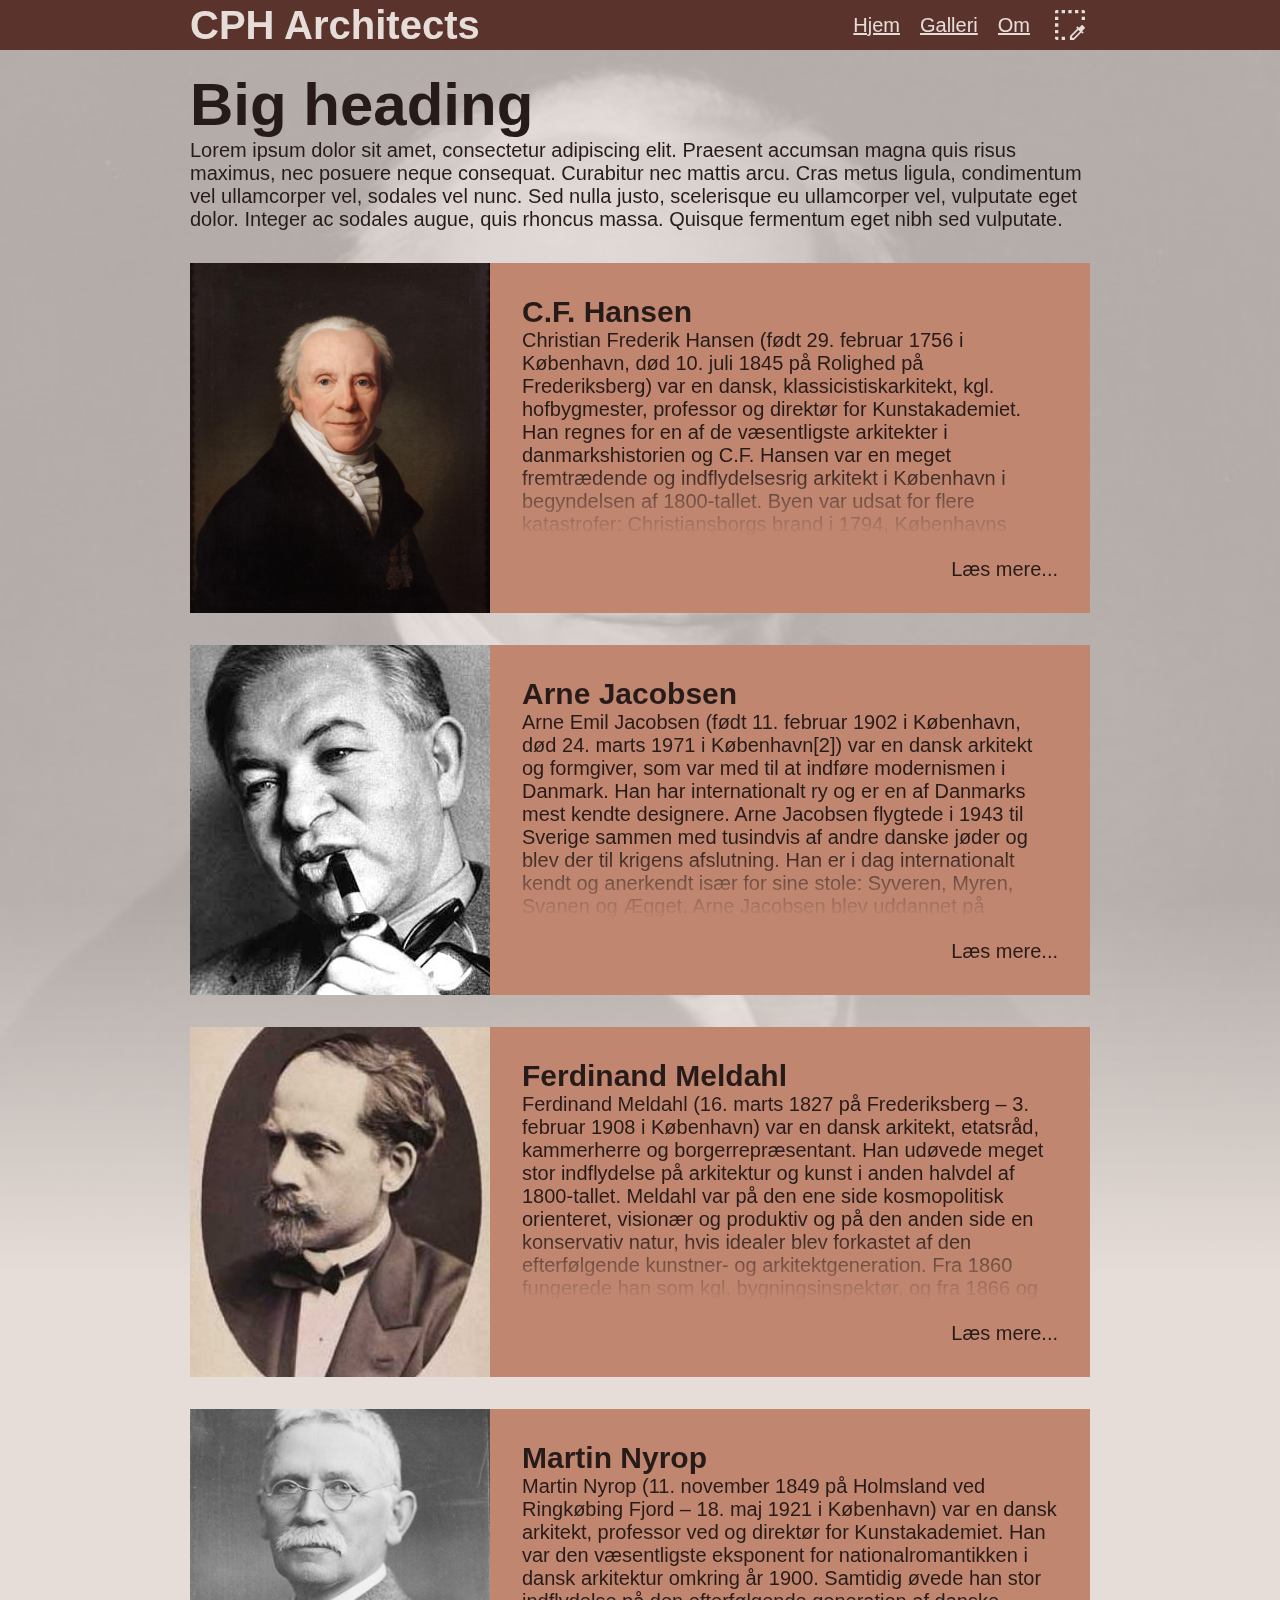
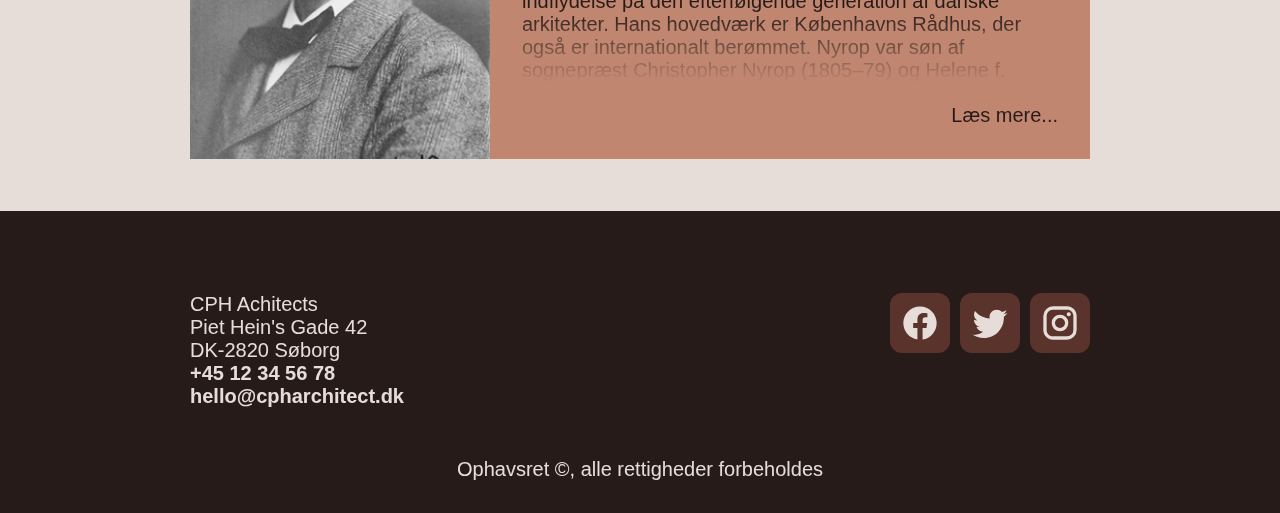
<file: index.html>
<!DOCTYPE html>
<html lang="da">

<head>
    <meta charset="UTF-8">
    <meta name="viewport" content="width=device-width, initial-scale=1.0">
    <meta http-equiv="X-UA-Compatible" content="ie=edge">
    <meta name="description" content="Lidt om Københavns arkitekter gennem tiden">
    <title>CPH Architects - Hjem</title>
    <link rel="preload stylesheet" href="css/style.css" as="style" onload="this.onload=null;this.rel='stylesheet'">
    <noscript><link rel="stylesheet" href="css/style.css"></noscript>
    <link rel="shortcut icon" href="../images/logo.png" type="image/png">
    <script src="js/index.js" defer></script>
    <style id="inline-style"></style>
</head>

<body>
    <div id="background-profile" class="background-profile">
        <img class="background-profile__slider js-active" src="images/hansen/cfhansen.jpg" alt="">
        <img class="background-profile__slider js-inactive" src="images/jacobsen/Arne_Jacobsen_photo.jpg" alt="">
        <img class="background-profile__slider js-inactive" src="images/mehldahl/Ferdinand_Meldahl_1827-1908.jpg" alt="">
        <img class="background-profile__slider js-inactive" src="images/nyrop/Martin_Nyrop_580.jpg" alt="">
    </div>
    <header class="main-header">
        <div class="menu">
            <a class="menu__logo" href="index.html">CPH Architects</a>
            <nav id="menu" class="menu__navigation">
                <div id="color-picker" class="color-picker">
                    <h3 class="color-picker__title">Color themes</h3>
                    <nav class="color-picker__links">
                        <a class="color-picker__link js-active" href="#" style="background-color: #5a332c;" aria-label="coffee" data-label="coffee">
                            <svg viewBox="0 0 24 24"><path d="M2,21H20V19H2M20,8H18V5H20M20,3H4V13A4,4 0 0,0 8,17H14A4,4 0 0,0 18,13V10H20A2,2 0 0,0 22,8V5C22,3.89 21.1,3 20,3Z"></path></svg>
                        </a>
                        <a class="color-picker__link" href="#" style="background-color: #92b8b7;" aria-label="mint" data-label="mint">
                            <svg viewBox="0 0 24 24"><path d="M17,8C8,10 5.9,16.17 3.82,21.34L5.71,22L6.66,19.7C7.14,19.87 7.64,20 8,20C19,20 22,3 22,3C21,5 14,5.25 9,6.25C4,7.25 2,11.5 2,13.5C2,15.5 3.75,17.25 3.75,17.25C7,8 17,8 17,8Z"></path></svg>
                        </a>
                        <a class="color-picker__link" href="#" style="background-color: #437007;" aria-label="lemon" data-label="lemon">
                            <svg viewBox="0 0 24 24"><path d="M9 15.9C6.9 15.7 5.1 14.9 4 13.6C3.2 13.6 2.4 13.1 2.1 12.3C1.8 11.5 2.1 10.7 2.8 10.2C2.9 7.2 5.6 4.1 9.7 2.7C13.8 1.3 18 2.1 20 4.4C20.8 4.4 21.6 4.9 21.9 5.7C22.2 6.5 21.9 7.3 21.2 7.8C21.2 8.6 21 9.4 20.6 10.2C19.4 9.5 18 9 16.5 9C12.6 9 9.3 12 9 15.9M22 16.5C22 19.5 19.5 22 16.5 22S11 19.5 11 16.5 13.5 11 16.5 11 22 13.5 22 16.5M13.3 18L15.6 16.5L13.3 15C13.1 15.5 13 16 13 16.5S13.1 17.5 13.3 18M16 17.4L13.9 18.8C14.4 19.4 15.2 19.8 16 20V17.4M16 13.1C15.2 13.2 14.4 13.6 13.9 14.3L16 15.7V13.1M17 15.6L19.1 14.2C18.6 13.6 17.8 13.2 17 13V15.6M19.1 18.8L17 17.4V19.9C17.8 19.8 18.6 19.4 19.1 18.8M20 16.5C20 16 19.9 15.5 19.7 15L17.4 16.5L19.7 18C19.9 17.5 20 17 20 16.5Z"></path></svg>
                        </a>
                        <a class="color-picker__link" href="#" style="background-color: #73141B;" aria-label="cherry" data-label="cherry">
                            <svg viewBox="0 0 24 24"><path d="M16 13H15.5C14.8 11.7 14.3 10 13.8 8.3L14.7 9.2C17.4 11.3 19.8 10.9 19.8 10.9S20.5 7.1 17.8 5.1C15.5 3.3 13.4 3.3 12.8 3.4C12.7 2.8 12.7 2.3 12.6 1.9L11.2 2C11.2 5.2 8.5 11.1 7.6 13C5.6 13.2 4 14.9 4 17C4 19.2 5.8 21 8 21C9.1 21 10 20.6 10.7 19.9C10.3 19 10 18 10 17S10.3 15 10.7 14.1C10.3 13.7 9.7 13.4 9.2 13.2C9.9 11.7 11.1 9 11.9 6.4C12.3 8.7 13.1 11.4 14.1 13.5C12.9 14.2 12 15.5 12 17C12 19.2 13.8 21 16 21S20 19.2 20 17 18.2 13 16 13M8 15.5C7.2 15.5 6.5 16.2 6.5 17H5.5C5.5 15.6 6.6 14.5 8 14.5V15.5M16 15.5C15.2 15.5 14.5 16.2 14.5 17H13.5C13.5 15.6 14.6 14.5 16 14.5V15.5Z"></path></svg>
                        </a>
                    </nav>
                </div>
            </nav>
            <nav class="menu__color-picker">
                <a id="color-picker-button" href="#">
                    <svg viewBox="0 0 24 24"><path d="M3.88,3C3.38,3.06 3,3.5 3,4V4L3,5H4L5,5V4L5,3H4L3.88,3M7,3V5H9V3H7M11,3V5H13V3H11M15,3V5H17V3H15M19,3V4L19,5H20L21,5V4L21,3.88C20.94,3.38 20.5,3 20,3H19M3,7V9H5V7H3M19,7V9H21V7H19M3,11V13H5V11H3M19.31,12C19.18,12 19.05,12.05 18.95,12.14L17.39,13.71L16.43,12.75L15.72,13.46L16.43,14.17L11.97,18.63V21H14.35L18.8,16.54L19.5,17.25L20.22,16.54L19.26,15.58L20.82,14.03C21,13.83 21,13.5 20.82,13.31L19.65,12.14C19.56,12.05 19.44,12 19.31,12M3,15V17H5V15H3M17,15L17.97,15.97L13.93,20L12.97,19.04L17,15M3,19V20L3,20.12C3.06,20.62 3.5,21 4,21V21H5V20L5,19H4L3,19M7,19V21H9V19H7Z"></path></svg>
                </a>
            </nav>
            <nav class="menu__burger">
                <a id="burger" href="#">
                    <svg viewBox="0 0 24 24"><path d="M3,6H21V8H3V6M3,11H21V13H3V11M3,16H21V18H3V16Z"></path></svg>
                </a>
            </nav>
        </div>
    </header>
    <div id="menu-push" class="page-wrapper">
        <main class="main-content">
            <h1>Big heading</h1>
            <p>
                Lorem ipsum dolor sit amet, consectetur adipiscing elit. Praesent accumsan magna quis risus maximus, nec posuere neque consequat. Curabitur nec mattis arcu. Cras metus ligula, condimentum vel ullamcorper vel, sodales vel nunc. Sed nulla justo, scelerisque
                eu ullamcorper vel, vulputate eget dolor. Integer ac sodales augue, quis rhoncus massa. Quisque fermentum eget nibh sed vulputate.
            </p>
            <div class="card-container">
                <a class="card" href="hansen.html">
                    <div class="card__image-container">
                        <img class="card__image" src="images/hansen/cfhansen.jpg" alt="C.F. Hansen / Christian Frederik Hansen">
                    </div>
                    <section class="card-description">
                        <div class="card__inner">
                            <h2>C.F. Hansen</h2>
                            <p>
                                Christian Frederik Hansen (født 29. februar 1756 i København, død 10. juli 1845 på Rolighed på Frederiksberg) var en dansk, klassicistiskarkitekt, kgl. hofbygmester, professor og direktør for Kunstakademiet. Han regnes for en af de væsentligste arkitekter
                                i danmarkshistorien og C.F. Hansen var en meget fremtrædende og indflydelsesrig arkitekt i København i begyndelsen af 1800-tallet. Byen var udsat for flere katastrofer: Christiansborgs brand i 1794, Københavns brand i 1795
                                samt Københavns bombardement i 1807. Store dele af København skulle genopbygges i disse år, og C.F. Hansen satte sit præg ved at stå bag markante bygninger som Vor Frue Kirke, det andet (senere nedbrændte) Christiansborghvoraf
                                Slotskirken er bevaret, Metropolitanskolen og Domhuset, som oprindelig var tegnet til også at være rådhus, men som nu udfyldes af Københavns Byret. På Akademiets store stipendium rejste Hansen nu til udlandet og blev borte
                                i to et halvt år. Som tidens retning og hans opdragelse medførte, var det den antikke kunst, særlig den romerske, han studerede, og de store, omhyggelig gennemførte studietegninger i Kunstakademiets Bibliotek vidne om hans
                                arbejdes alvor og flid. Disse indtrængende studier blev den solide grundvold for hele hans fremtidige virksomhed. Efter sin hjemkomst blev han 1785 medlem af Akademiet og kort efter udnævnt til bygningsinspektør for hertugdømmerne
                                Slesvig og Holsten med bopæl i Altona. 1791 blev han titulær professor, og 1792 ægtede han Anne Margrethe Rahbek (født 1773), datter af toldinspektør Jacob Rahbek og halvsøster til digteren Knud Lyne Rahbek. Hansen kom
                                til at udøve en sjælden storartet virksomhed som bygmester i Danmark. Det lykkedes således C.F. Hansen i enestående grad at sætte sit præg på København i første halvdel af 1800-tallet igennem en række store offentlige bygninger.
                                Han fik sådanne opgaver at løse som opførelsen af Råd- og Domhuset, færdigt 1815, Metropolitanskolen, færdig 1815, Christiansborg Slots genopførelse og slotskirken, færdige 1826—28, Vor Frue Kirke, færdig 1828, og uden
                                for København blandt andet Hørsholm Kirke 1823, der ligesom hans slesvigske kirkebygninger er miniatureudgave af vor Frue Kirke, "Vilhelmsdal" på Strandvejen med den bekendte halvrunde altan, hvilende på svære, ved rundbuer
                                forbundne, doriske søjler, og flere kirker og privatbygninger, således et landsted ved Frederiksborg. (Kilde: Wikipedia)
                            </p>
                        </div>
                        <span class="card__read-more">Læs mere...</span>
                    </section>
                </a>
                <a class="card" href="jacobsen.html">
                    <div class="card__image-container">
                        <img class="card__image" src="images/jacobsen/Arne_Jacobsen_photo.jpg" alt="Arne Jacobsen">
                    </div>
                    <section class="card-description">
                        <div class="card__inner">
                            <h2>Arne Jacobsen</h2>
                            <p>
                                Arne Emil Jacobsen (født 11. februar 1902 i København, død 24. marts 1971 i København[2]) var en dansk arkitekt og formgiver, som var med til at indføre modernismen i Danmark. Han har internationalt ry og er en af Danmarks mest kendte designere. Arne
                                Jacobsen flygtede i 1943 til Sverige sammen med tusindvis af andre danske jøder og blev der til krigens afslutning. Han er i dag internationalt kendt og anerkendt især for sine stole: Syveren, Myren, Svanen og Ægget. Arne
                                Jacobsen blev uddannet på Kunstakademiet i København, hvor han 1956-1965 underviste som professor i bygningskunst inspireret af Le Corbusier. Midt i 1990'erne opstod der i Danmark og internationalt en fornyet interesse
                                for modernismens møbelkunst og dansk design. Det affødte en stigende efterspørgsel efter Arne Jacobsens møbler og kunstindustrielle produktion. Arne Jacobsen er begravet på Ordrup Kirkegård. Efter sin død i 1971 er Arne
                                Jacobsens tegnestue blevet videreført af tegnestuen Dissing+Weitling. (Kilde: Wikipedia)
                            </p>
                        </div>
                        <span class="card__read-more">Læs mere...</span>
                    </section>
                </a>
                <a class="card" href="mehldahl.html">
                    <div class="card__image-container">
                        <img class="card__image" src="images/mehldahl/Ferdinand_Meldahl_1827-1908.jpg" alt="Ferdinand Meldahl">
                    </div>
                    <section class="card-description">
                        <div class="card__inner">
                            <h2>Ferdinand Meldahl</h2>
                            <p>
                                Ferdinand Meldahl (16. marts 1827 på Frederiksberg – 3. februar 1908 i København) var en dansk arkitekt, etatsråd, kammerherre og borgerrepræsentant. Han udøvede meget stor indflydelse på arkitektur og kunst i anden halvdel af 1800-tallet. Meldahl var
                                på den ene side kosmopolitisk orienteret, visionær og produktiv og på den anden side en konservativ natur, hvis idealer blev forkastet af den efterfølgende kunstner- og arkitektgeneration. Fra 1860 fungerede han som kgl.
                                bygningsinspektør, og fra 1866 og 27 år frem sad han i Københavns Borgerrepræsentation. Desuden havde han utallige hverv som rådgiver, dommer og kommissionsmedlem. Meldahl var en magtfuld og omdiskuteret person, der på
                                mange måder indtog en parallel position til overbygningsdirektør og akademidirektør C.F. Hansen et halvt århundrede tidligere. For de unge nationalromantiske arkitekter i kredsen omkring Martin Nyrop, P.V. Jensen Klint
                                og Ulrik Plesnerblev han opfattet som bagstræberisk figur, der modarbejdede en personlig kreativitet i arkitektarbejdet med sin akademiske insisteren på at kopiere fortidens stilarter og på den korrekte gengivelse af fortidige
                                stilmotiver. Han hørte til de såkaldte "europæere", dvs. historicistiske arkitekter, der gik ind for kopiering af fortidens europæiske arkitektur og stilarter. Meldahl var sig til gengæld sin kosmopolitiske indstilling
                                bevidst. Han ønskede at skabe et København, der kunne – og skulle – måle sig med Napoleon III's Paris, og vejen frem var dermed kopiering af den bedste udenlandske arkitektur. Kunne man ikke få Paris' skala, kunne man i
                                det mindste skabe en stemning af arkitektonisk grandeur. Konkurrencen om Københavns Rådhus blev et omdrejningspunkt for striden mellem Meldahl og Nyrop-fløjen. Meldahl prøvede til det sidste at forhindre Nyrops projekt
                                i at blive virkeliggjort, selvom han havde vundet i to konkurrencer. At Nyrop sejrede, og at Meldahls favorit i konkurrencen, Valdemar Koch, selv erkendte, at Nyrops forslag var hans projekt overlegent og mere moderne,
                                viste, at der blæste nye vinde inden for arkitekturen. (Kilde: Wikipedia)
                            </p>
                        </div>
                        <span class="card__read-more">Læs mere...</span>
                    </section>
                </a>
                <a class="card" href="nyrop.html">
                    <div class="card__image-container">
                        <img class="card__image" src="images/nyrop/Martin_Nyrop_580.jpg" alt="Martin Nyrop">
                    </div>
                    <section class="card-description">
                        <div class="card__inner">
                            <h2>Martin Nyrop</h2>
                            <p>
                                Martin Nyrop (11. november 1849 på Holmsland ved Ringkøbing Fjord – 18. maj 1921 i København) var en dansk arkitekt, professor ved og direktør for Kunstakademiet. Han var den væsentligste eksponent for nationalromantikken i dansk arkitektur omkring år
                                1900. Samtidig øvede han stor indflydelse på den efterfølgende generation af danske arkitekter. Hans hovedværk er Københavns Rådhus, der også er internationalt berømmet. Nyrop var søn af sognepræst Christopher Nyrop (1805–79)
                                og Helene f. Ahlmann (1807–74). Han blev født på Holmsland ved Ringkøbing Fjord. Da hans forfædre i fem slægtled havde været præster i Danmark og Norge, blev Nyrop selvfølgelig sat til at studere og tilbragte årene 1859–1865
                                på Sorø Akademi, men forlod det uden at tage eksamen. Herefter gik han i tømrerlære og blev svend i 1869. Han besøgte derefter Kunstakademiet, hvorfra han fik afgangsbevis i 1876, den lille guldmedalje i 1877 for et Skulpturmusæum
                                og den store guldmedalje i 1880 for en Børs til en større Hovedstad. I 1881–83 foretog han en større udlandsrejse på Akademiets stipendium, 1883–93 var han assistent hos Hans J. Holm på Kunstakademiets Arkitektskoles forberedelsesklasse
                                og 1884-93ansvarlig for dag- og aftenundervising. Før sin udlandsrejse havde Nyrop tegnet gasbeholderen på Østre Gasværk, hvor Østre Gasværk Teater, en del af Østerbro Teater, i dag har til huse. Mange af Nyrups arbejder
                                røber en ualmindelig originalitet og et nyt og rationelt syn på mange forhold i bygningskunsten, men det er dog store arbejder som Københavns Rådhus, begyndt 1892, som har gjort Nyrops navn berømt ude og hjemme. (Kilde:
                                Wikipedia)
                            </p>
                        </div>
                        <span class="card__read-more">Læs mere...</span>
                    </section>
                </a>
            </div>
        </main>
    </div>
    <footer class="main-footer">
        <div class="main-footer__grid">
            <address class="main__footer-address">
                <span>CPH Achitects</span>
                <span>Piet Hein's Gade 42</span>
                <span>DK-2820 Søborg</span>
                <a href="tel:+4512345678">+45 12 34 56 78</a>
                <a href="mailto:hello@cpharchitect.dk">hello@cpharchitect.dk</a>
            </address>
            <div class="main__footer-social">
                <a href="#" class="main__footer-social-icon">
                    <svg viewBox="0 0 24 24"><path d="M12 2.04C6.5 2.04 2 6.53 2 12.06C2 17.06 5.66 21.21 10.44 21.96V14.96H7.9V12.06H10.44V9.85C10.44 7.34 11.93 5.96 14.22 5.96C15.31 5.96 16.45 6.15 16.45 6.15V8.62H15.19C13.95 8.62 13.56 9.39 13.56 10.18V12.06H16.34L15.89 14.96H13.56V21.96A10 10 0 0 0 22 12.06C22 6.53 17.5 2.04 12 2.04Z"></path></svg>
                </a>
                <a href="#" class="main__footer-social-icon">
                    <svg viewBox="0 0 24 24"><path d="M22.46,6C21.69,6.35 20.86,6.58 20,6.69C20.88,6.16 21.56,5.32 21.88,4.31C21.05,4.81 20.13,5.16 19.16,5.36C18.37,4.5 17.26,4 16,4C13.65,4 11.73,5.92 11.73,8.29C11.73,8.63 11.77,8.96 11.84,9.27C8.28,9.09 5.11,7.38 3,4.79C2.63,5.42 2.42,6.16 2.42,6.94C2.42,8.43 3.17,9.75 4.33,10.5C3.62,10.5 2.96,10.3 2.38,10C2.38,10 2.38,10 2.38,10.03C2.38,12.11 3.86,13.85 5.82,14.24C5.46,14.34 5.08,14.39 4.69,14.39C4.42,14.39 4.15,14.36 3.89,14.31C4.43,16 6,17.26 7.89,17.29C6.43,18.45 4.58,19.13 2.56,19.13C2.22,19.13 1.88,19.11 1.54,19.07C3.44,20.29 5.7,21 8.12,21C16,21 20.33,14.46 20.33,8.79C20.33,8.6 20.33,8.42 20.32,8.23C21.16,7.63 21.88,6.87 22.46,6Z"></path></svg>
                </a>
                <a href="#" class="main__footer-social-icon">
                    <svg viewBox="0 0 24 24"><path d="M7.8,2H16.2C19.4,2 22,4.6 22,7.8V16.2A5.8,5.8 0 0,1 16.2,22H7.8C4.6,22 2,19.4 2,16.2V7.8A5.8,5.8 0 0,1 7.8,2M7.6,4A3.6,3.6 0 0,0 4,7.6V16.4C4,18.39 5.61,20 7.6,20H16.4A3.6,3.6 0 0,0 20,16.4V7.6C20,5.61 18.39,4 16.4,4H7.6M17.25,5.5A1.25,1.25 0 0,1 18.5,6.75A1.25,1.25 0 0,1 17.25,8A1.25,1.25 0 0,1 16,6.75A1.25,1.25 0 0,1 17.25,5.5M12,7A5,5 0 0,1 17,12A5,5 0 0,1 12,17A5,5 0 0,1 7,12A5,5 0 0,1 12,7M12,9A3,3 0 0,0 9,12A3,3 0 0,0 12,15A3,3 0 0,0 15,12A3,3 0 0,0 12,9Z"></path></svg>
                </a>
            </div>
            <div class="copyright">
                Ophavsret &copy;, alle rettigheder forbeholdes
            </div>
        </div>
    </footer>
</body>

</html>
</file>
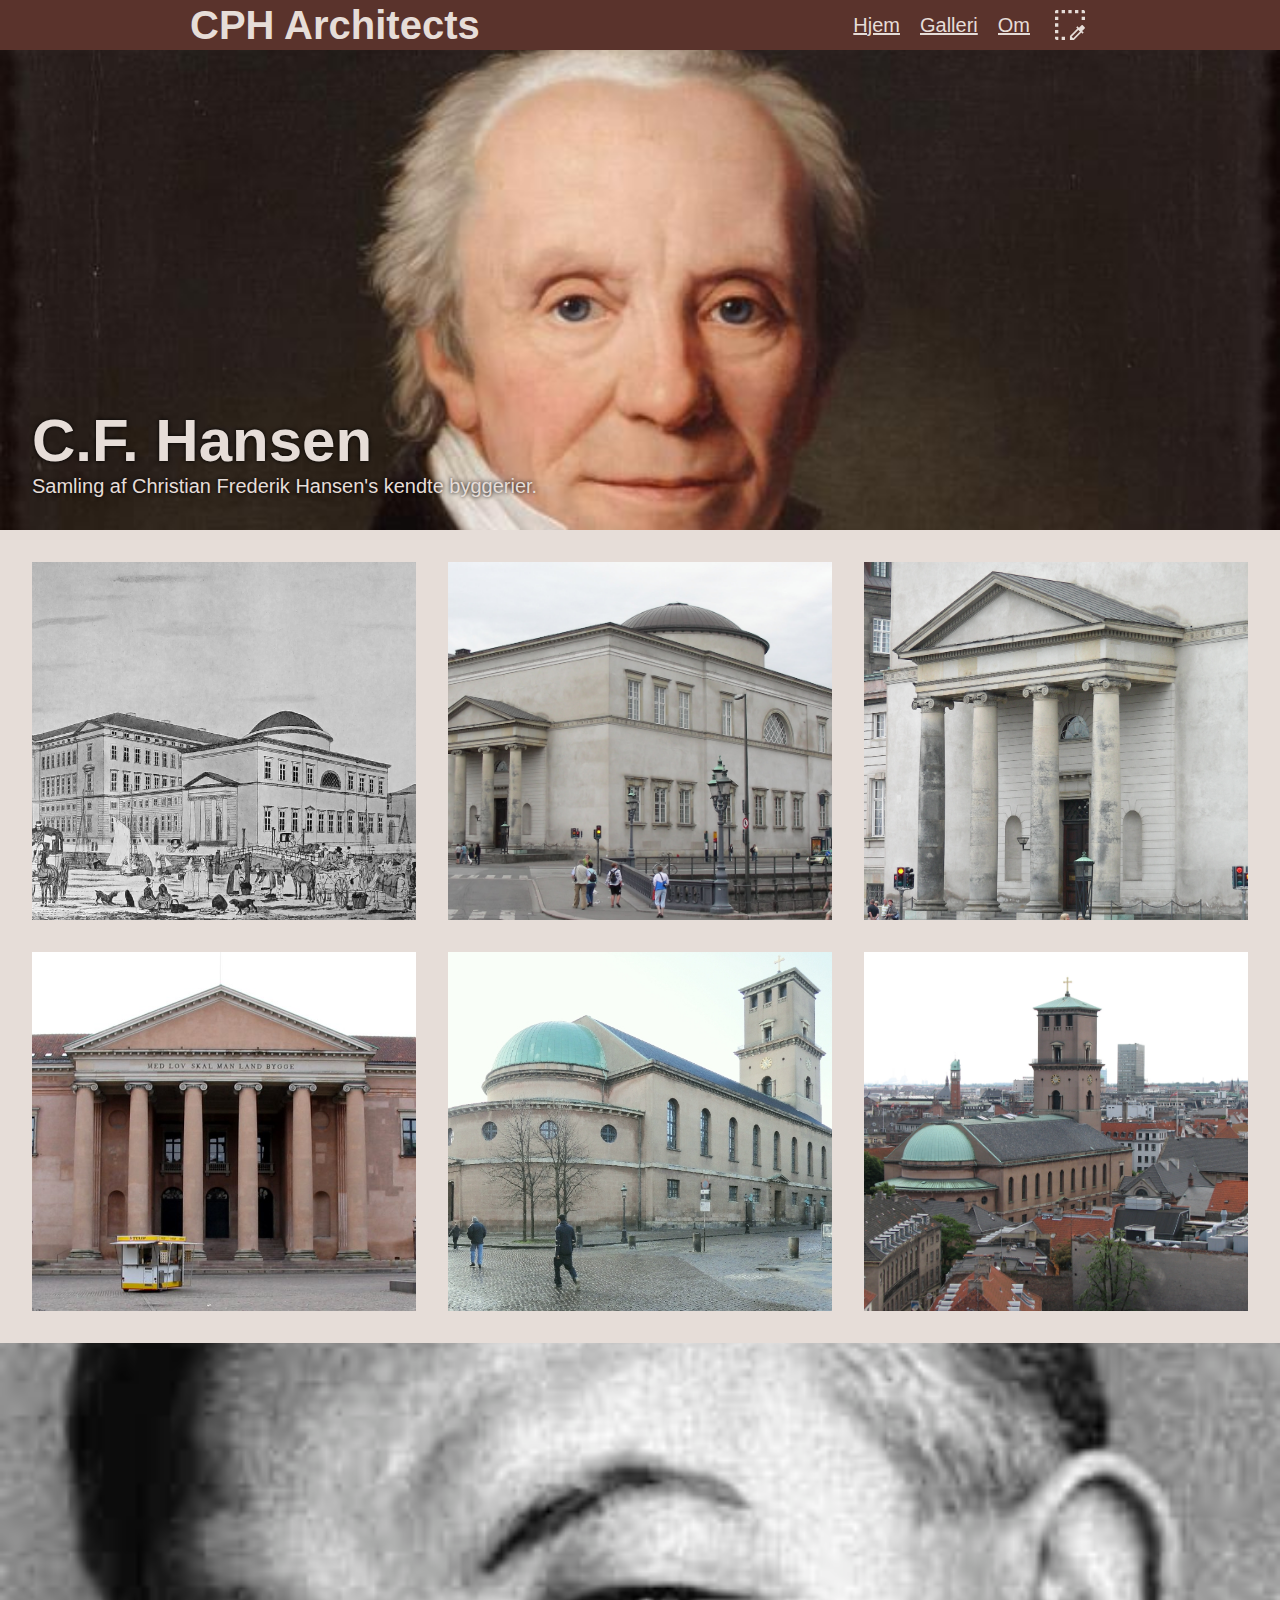
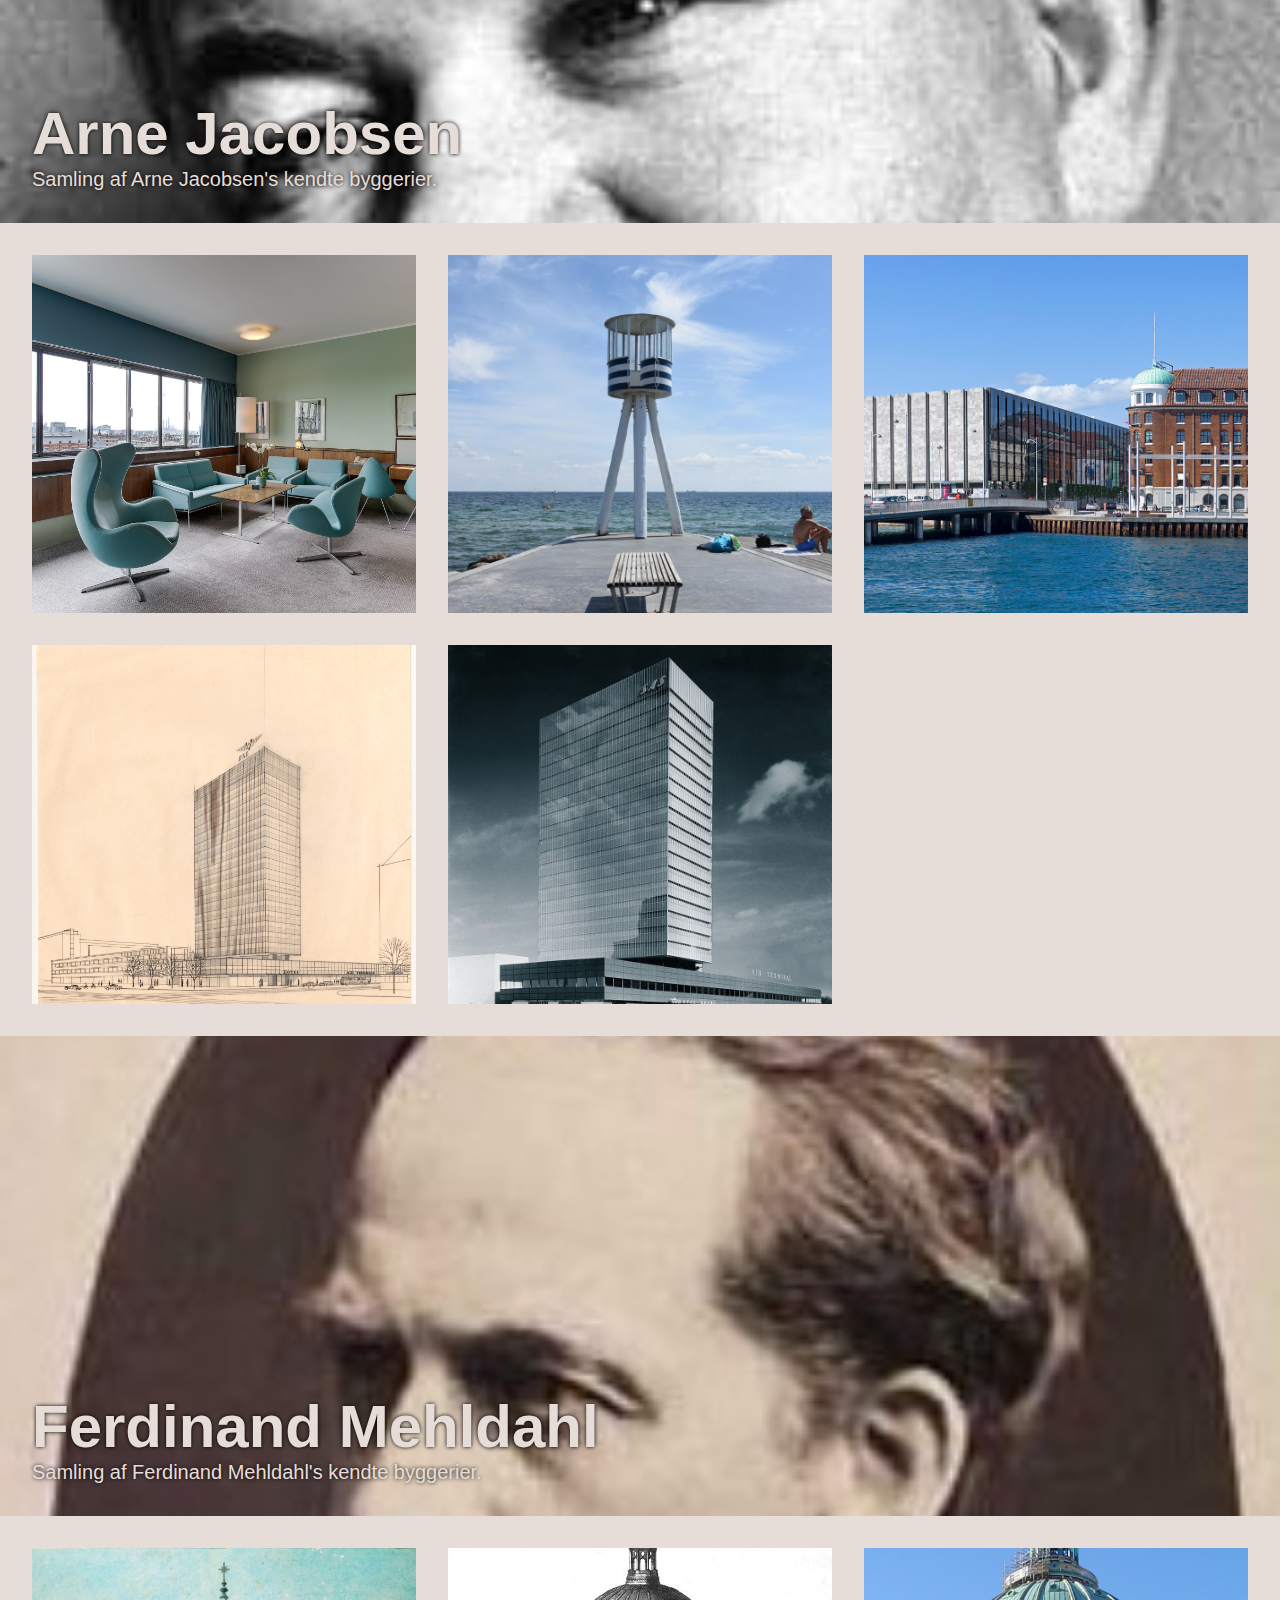
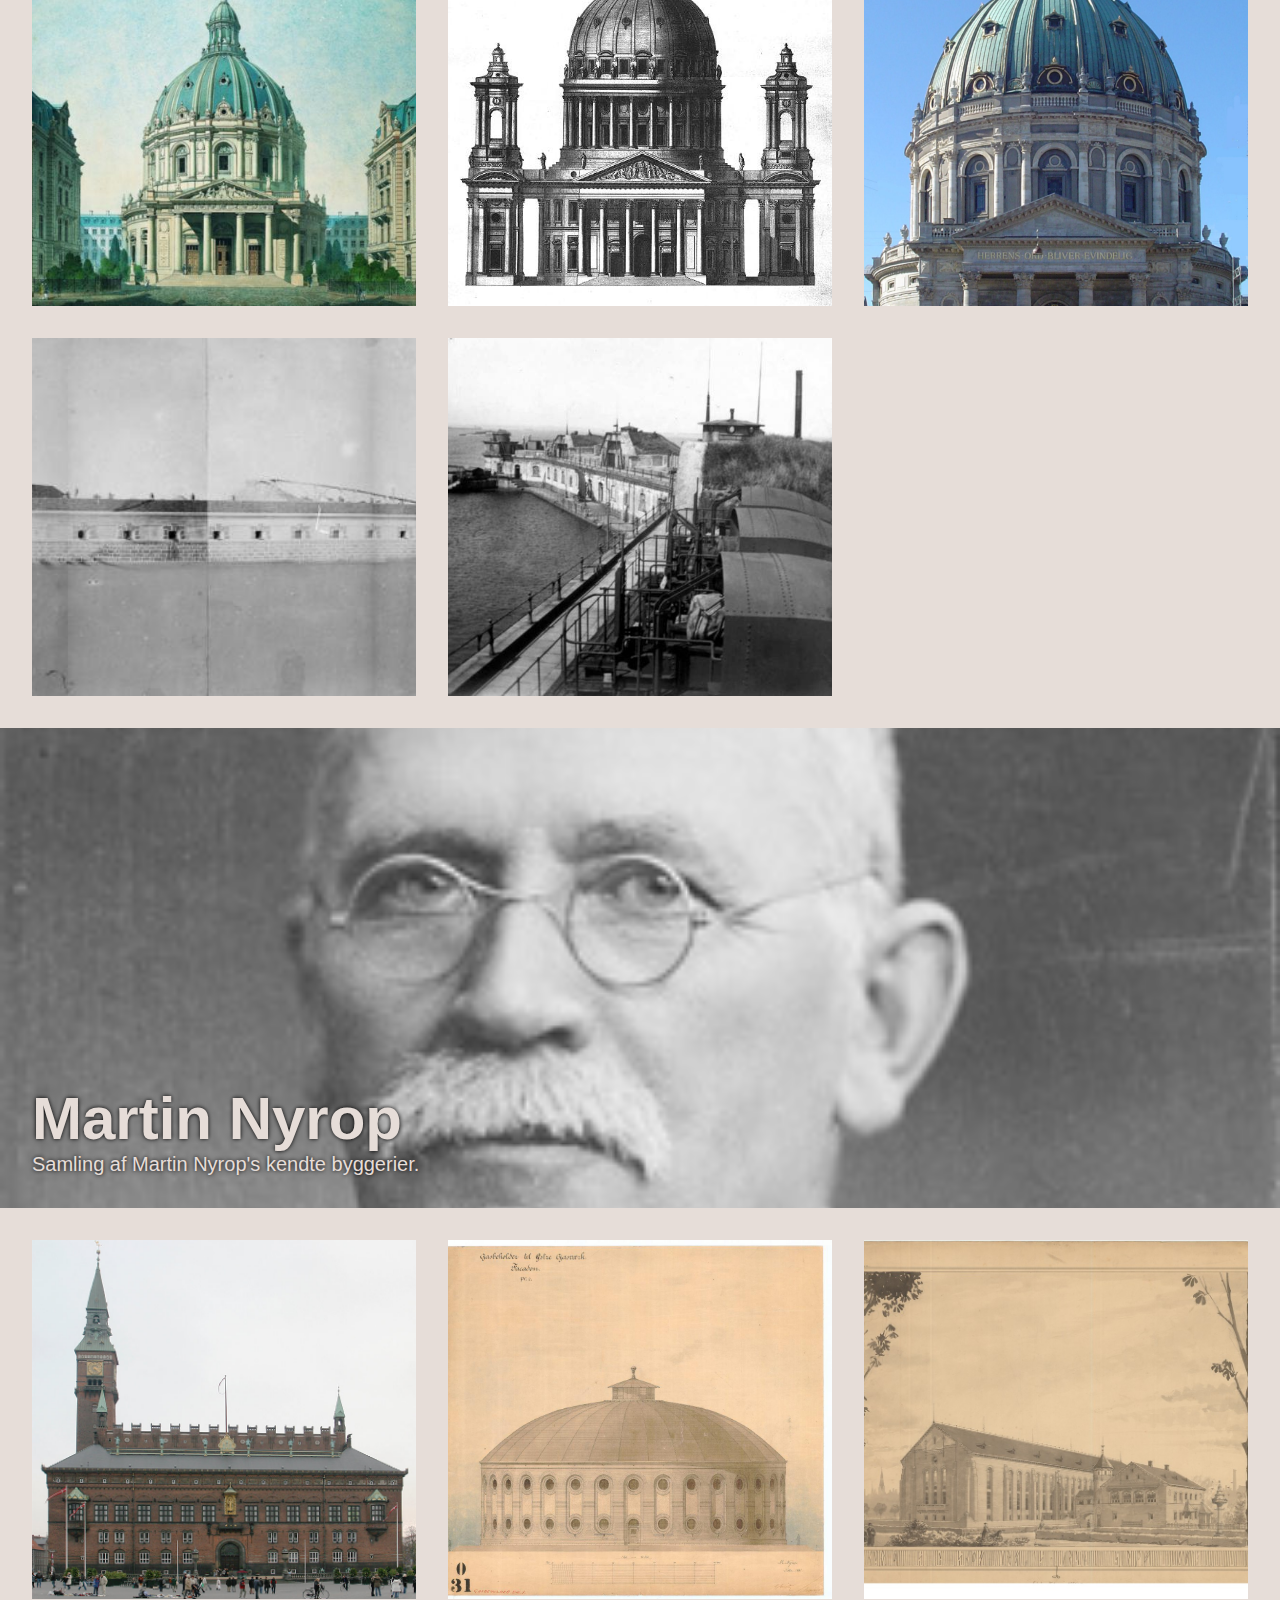
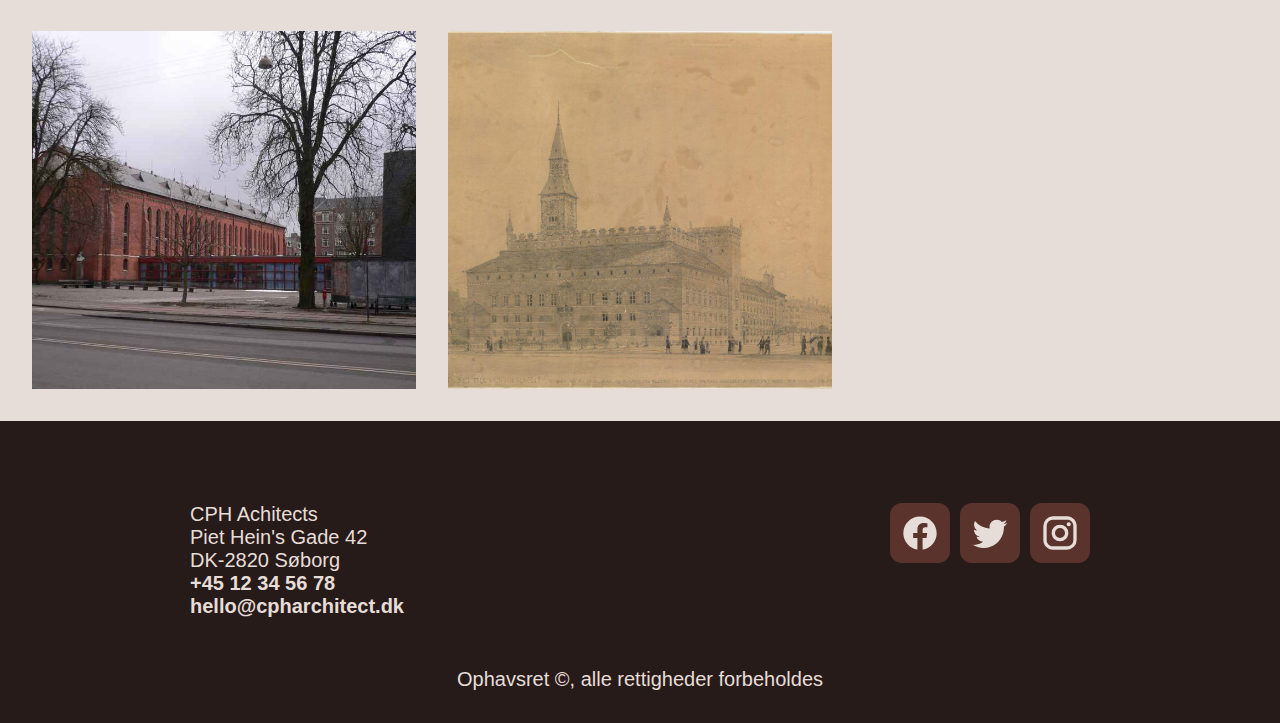
<file: gallery.html>
<!DOCTYPE html>
<html lang="da">

<head>
    <meta charset="UTF-8">
    <meta name="viewport" content="width=device-width, initial-scale=1.0">
    <meta http-equiv="X-UA-Compatible" content="ie=edge">
    <meta name="description" content="Lidt om Københavns arkitekter gennem tiden">
    <title>CPH Architects - Arkitekt: C. F. Hansen</title>
    <link rel="preload stylesheet" href="css/style.css" as="style" onload="this.onload=null;this.rel='stylesheet'">
    <noscript><link rel="stylesheet" href="css/style.css"></noscript>
    <link rel="shortcut icon" href="../images/logo.png" type="image/png">
    <script src="js/index.js" defer></script>
    <style id="inline-style"></style>
</head>

<body>
    <header class="main-header">
        <div class="menu">
            <a class="menu__logo" href="index.html">CPH Architects</a>
            <nav id="menu" class="menu__navigation">
                <div id="color-picker" class="color-picker">
                    <h3 class="color-picker__title">Color themes</h3>
                    <nav class="color-picker__links">
                        <a class="color-picker__link js-active" href="#" style="background-color: #5a332c;" aria-label="coffee" data-label="coffee">
                            <svg viewBox="0 0 24 24"><path d="M2,21H20V19H2M20,8H18V5H20M20,3H4V13A4,4 0 0,0 8,17H14A4,4 0 0,0 18,13V10H20A2,2 0 0,0 22,8V5C22,3.89 21.1,3 20,3Z"></path></svg>
                        </a>
                        <a class="color-picker__link" href="#" style="background-color: #92b8b7;" aria-label="mint" data-label="mint">
                            <svg viewBox="0 0 24 24"><path d="M17,8C8,10 5.9,16.17 3.82,21.34L5.71,22L6.66,19.7C7.14,19.87 7.64,20 8,20C19,20 22,3 22,3C21,5 14,5.25 9,6.25C4,7.25 2,11.5 2,13.5C2,15.5 3.75,17.25 3.75,17.25C7,8 17,8 17,8Z"></path></svg>
                        </a>
                        <a class="color-picker__link" href="#" style="background-color: #437007;" aria-label="lemon" data-label="lemon">
                            <svg viewBox="0 0 24 24"><path d="M9 15.9C6.9 15.7 5.1 14.9 4 13.6C3.2 13.6 2.4 13.1 2.1 12.3C1.8 11.5 2.1 10.7 2.8 10.2C2.9 7.2 5.6 4.1 9.7 2.7C13.8 1.3 18 2.1 20 4.4C20.8 4.4 21.6 4.9 21.9 5.7C22.2 6.5 21.9 7.3 21.2 7.8C21.2 8.6 21 9.4 20.6 10.2C19.4 9.5 18 9 16.5 9C12.6 9 9.3 12 9 15.9M22 16.5C22 19.5 19.5 22 16.5 22S11 19.5 11 16.5 13.5 11 16.5 11 22 13.5 22 16.5M13.3 18L15.6 16.5L13.3 15C13.1 15.5 13 16 13 16.5S13.1 17.5 13.3 18M16 17.4L13.9 18.8C14.4 19.4 15.2 19.8 16 20V17.4M16 13.1C15.2 13.2 14.4 13.6 13.9 14.3L16 15.7V13.1M17 15.6L19.1 14.2C18.6 13.6 17.8 13.2 17 13V15.6M19.1 18.8L17 17.4V19.9C17.8 19.8 18.6 19.4 19.1 18.8M20 16.5C20 16 19.9 15.5 19.7 15L17.4 16.5L19.7 18C19.9 17.5 20 17 20 16.5Z"></path></svg>
                        </a>
                        <a class="color-picker__link" href="#" style="background-color: #73141B;" aria-label="cherry" data-label="cherry">
                            <svg viewBox="0 0 24 24"><path d="M16 13H15.5C14.8 11.7 14.3 10 13.8 8.3L14.7 9.2C17.4 11.3 19.8 10.9 19.8 10.9S20.5 7.1 17.8 5.1C15.5 3.3 13.4 3.3 12.8 3.4C12.7 2.8 12.7 2.3 12.6 1.9L11.2 2C11.2 5.2 8.5 11.1 7.6 13C5.6 13.2 4 14.9 4 17C4 19.2 5.8 21 8 21C9.1 21 10 20.6 10.7 19.9C10.3 19 10 18 10 17S10.3 15 10.7 14.1C10.3 13.7 9.7 13.4 9.2 13.2C9.9 11.7 11.1 9 11.9 6.4C12.3 8.7 13.1 11.4 14.1 13.5C12.9 14.2 12 15.5 12 17C12 19.2 13.8 21 16 21S20 19.2 20 17 18.2 13 16 13M8 15.5C7.2 15.5 6.5 16.2 6.5 17H5.5C5.5 15.6 6.6 14.5 8 14.5V15.5M16 15.5C15.2 15.5 14.5 16.2 14.5 17H13.5C13.5 15.6 14.6 14.5 16 14.5V15.5Z"></path></svg>
                        </a>
                    </nav>
                </div>
            </nav>
            <nav class="menu__color-picker">
                <a id="color-picker-button" href="#">
                    <svg viewBox="0 0 24 24"><path d="M3.88,3C3.38,3.06 3,3.5 3,4V4L3,5H4L5,5V4L5,3H4L3.88,3M7,3V5H9V3H7M11,3V5H13V3H11M15,3V5H17V3H15M19,3V4L19,5H20L21,5V4L21,3.88C20.94,3.38 20.5,3 20,3H19M3,7V9H5V7H3M19,7V9H21V7H19M3,11V13H5V11H3M19.31,12C19.18,12 19.05,12.05 18.95,12.14L17.39,13.71L16.43,12.75L15.72,13.46L16.43,14.17L11.97,18.63V21H14.35L18.8,16.54L19.5,17.25L20.22,16.54L19.26,15.58L20.82,14.03C21,13.83 21,13.5 20.82,13.31L19.65,12.14C19.56,12.05 19.44,12 19.31,12M3,15V17H5V15H3M17,15L17.97,15.97L13.93,20L12.97,19.04L17,15M3,19V20L3,20.12C3.06,20.62 3.5,21 4,21V21H5V20L5,19H4L3,19M7,19V21H9V19H7Z"></path></svg>
                </a>
            </nav>
            <nav class="menu__burger">
                <a id="burger" href="#">
                    <svg viewBox="0 0 24 24"><path d="M3,6H21V8H3V6M3,11H21V13H3V11M3,16H21V18H3V16Z"></path></svg>
                </a>
            </nav>
        </div>
    </header>
    <main id="menu-push">
        <div class="profile">
            <div class="profile__content">
                <h1>C.F. Hansen</h1>
                <p>
                    Samling af Christian Frederik Hansen's kendte byggerier.
                </p>
            </div>
            <img class="profile__image" src="images/hansen/cfhansen.jpg" alt="">
        </div>
        <div class="gallery">
            <div class="gallery__image"><img src="images/hansen/Christiansborg_Holm_1837.jpg" alt=""></div>
            <div class="gallery__image"><img src="images/hansen/Christiansborg_Slotskirke_Copenhagen.jpg" alt=""></div>
            <div class="gallery__image"><img src="images/hansen/Christiansborg_Slotskirke_Copenhagen_entrance.jpg" alt=""></div>
            <div class="gallery__image"><img src="images/hansen/domhuset.jpg" alt=""></div>
            <div class="gallery__image"><img src="images/hansen/Domkirken3-TNH.jpg" alt=""></div>
            <div class="gallery__image"><img src="images/hansen/VorFrue.jpg" alt=""></div>
        </div>
        <div class="profile">
            <div class="profile__content">
                <h1>Arne Jacobsen</h1>
                <p>
                    Samling af Arne Jacobsen's kendte byggerier.
                </p>
            </div>
            <img class="profile__image" src="images/jacobsen/Arne_Jacobsen_photo.jpg" alt="">
        </div>
        <div class="gallery">
            <div class="gallery__image"><img src="images/jacobsen/Arne-Jacobsen-Suite-room-606.jpg" alt=""></div>
            <div class="gallery__image"><img src="images/jacobsen/livreddertaarn.jpg" alt=""></div>
            <div class="gallery__image"><img src="images/jacobsen/NB02.jpg" alt=""></div>
            <div class="gallery__image"><img src="images/jacobsen/sas.jpg" alt=""></div>
            <div class="gallery__image"><img src="images/jacobsen/sas2.jpg" alt=""></div>
        </div>
        <div class="profile">
            <div class="profile__content">
                <h1>Ferdinand Mehldahl</h1>
                <p>
                    Samling af Ferdinand Mehldahl's kendte byggerier.
                </p>
            </div>
            <img class="profile__image" src="images/mehldahl/Ferdinand_Meldahl_1827-1908.jpg" alt="">
        </div>
        <div class="gallery">
            <div class="gallery__image"><img src="images/mehldahl/illu-10a.jpg" alt=""></div>
            <div class="gallery__image"><img src="images/mehldahl/Jardin_elevation.jpg" alt=""></div>
            <div class="gallery__image"><img src="images/mehldahl/Marble_Church_front.jpg" alt=""></div>
            <div class="gallery__image"><img src="images/mehldahl/Provestenen.jpg" alt=""></div>
            <div class="gallery__image"><img src="images/mehldahl/Provestenen2.jpg" alt=""></div>
        </div>
        <div class="profile">
            <div class="profile__content">
                <h1>Martin Nyrop</h1>
                <p>
                    Samling af Martin Nyrop's kendte byggerier.
                </p>
            </div>
            <img class="profile__image" src="images/nyrop/Martin_Nyrop_580.jpg" alt="">
        </div>
        <div class="gallery">
            <div class="gallery__image"><img src="images/nyrop/CopenhagenCityHallFront.jpg" alt=""></div>
            <div class="gallery__image"><img src="images/nyrop/gasvaerk.jpg" alt=""></div>
            <div class="gallery__image"><img src="images/nyrop/LAS_Jagtvej.jpg" alt=""></div>
            <div class="gallery__image"><img src="images/nyrop/LAS_Jagtvej_nu.jpg" alt=""></div>
            <div class="gallery__image"><img src="images/nyrop/radhus.jpg" alt=""></div>
        </div>
    </main>
    <footer class="main-footer">
        <div class="main-footer__grid">
            <address class="main__footer-address">
                <span>CPH Achitects</span>
                <span>Piet Hein's Gade 42</span>
                <span>DK-2820 Søborg</span>
                <a href="tel:+4512345678">+45 12 34 56 78</a>
                <a href="mailto:hello@cpharchitect.dk">hello@cpharchitect.dk</a>
            </address>
            <div class="main__footer-social">
                <a href="#" class="main__footer-social-icon">
                    <svg viewBox="0 0 24 24"><path d="M12 2.04C6.5 2.04 2 6.53 2 12.06C2 17.06 5.66 21.21 10.44 21.96V14.96H7.9V12.06H10.44V9.85C10.44 7.34 11.93 5.96 14.22 5.96C15.31 5.96 16.45 6.15 16.45 6.15V8.62H15.19C13.95 8.62 13.56 9.39 13.56 10.18V12.06H16.34L15.89 14.96H13.56V21.96A10 10 0 0 0 22 12.06C22 6.53 17.5 2.04 12 2.04Z"></path></svg>
                </a>
                <a href="#" class="main__footer-social-icon">
                    <svg viewBox="0 0 24 24"><path d="M22.46,6C21.69,6.35 20.86,6.58 20,6.69C20.88,6.16 21.56,5.32 21.88,4.31C21.05,4.81 20.13,5.16 19.16,5.36C18.37,4.5 17.26,4 16,4C13.65,4 11.73,5.92 11.73,8.29C11.73,8.63 11.77,8.96 11.84,9.27C8.28,9.09 5.11,7.38 3,4.79C2.63,5.42 2.42,6.16 2.42,6.94C2.42,8.43 3.17,9.75 4.33,10.5C3.62,10.5 2.96,10.3 2.38,10C2.38,10 2.38,10 2.38,10.03C2.38,12.11 3.86,13.85 5.82,14.24C5.46,14.34 5.08,14.39 4.69,14.39C4.42,14.39 4.15,14.36 3.89,14.31C4.43,16 6,17.26 7.89,17.29C6.43,18.45 4.58,19.13 2.56,19.13C2.22,19.13 1.88,19.11 1.54,19.07C3.44,20.29 5.7,21 8.12,21C16,21 20.33,14.46 20.33,8.79C20.33,8.6 20.33,8.42 20.32,8.23C21.16,7.63 21.88,6.87 22.46,6Z"></path></svg>
                </a>
                <a href="#" class="main__footer-social-icon">
                    <svg viewBox="0 0 24 24"><path d="M7.8,2H16.2C19.4,2 22,4.6 22,7.8V16.2A5.8,5.8 0 0,1 16.2,22H7.8C4.6,22 2,19.4 2,16.2V7.8A5.8,5.8 0 0,1 7.8,2M7.6,4A3.6,3.6 0 0,0 4,7.6V16.4C4,18.39 5.61,20 7.6,20H16.4A3.6,3.6 0 0,0 20,16.4V7.6C20,5.61 18.39,4 16.4,4H7.6M17.25,5.5A1.25,1.25 0 0,1 18.5,6.75A1.25,1.25 0 0,1 17.25,8A1.25,1.25 0 0,1 16,6.75A1.25,1.25 0 0,1 17.25,5.5M12,7A5,5 0 0,1 17,12A5,5 0 0,1 12,17A5,5 0 0,1 7,12A5,5 0 0,1 12,7M12,9A3,3 0 0,0 9,12A3,3 0 0,0 12,15A3,3 0 0,0 15,12A3,3 0 0,0 12,9Z"></path></svg>
                </a>
            </div>
            <div class="copyright">
                Ophavsret &copy;, alle rettigheder forbeholdes
            </div>
        </div>
    </footer>
</body>

</html>
</file>
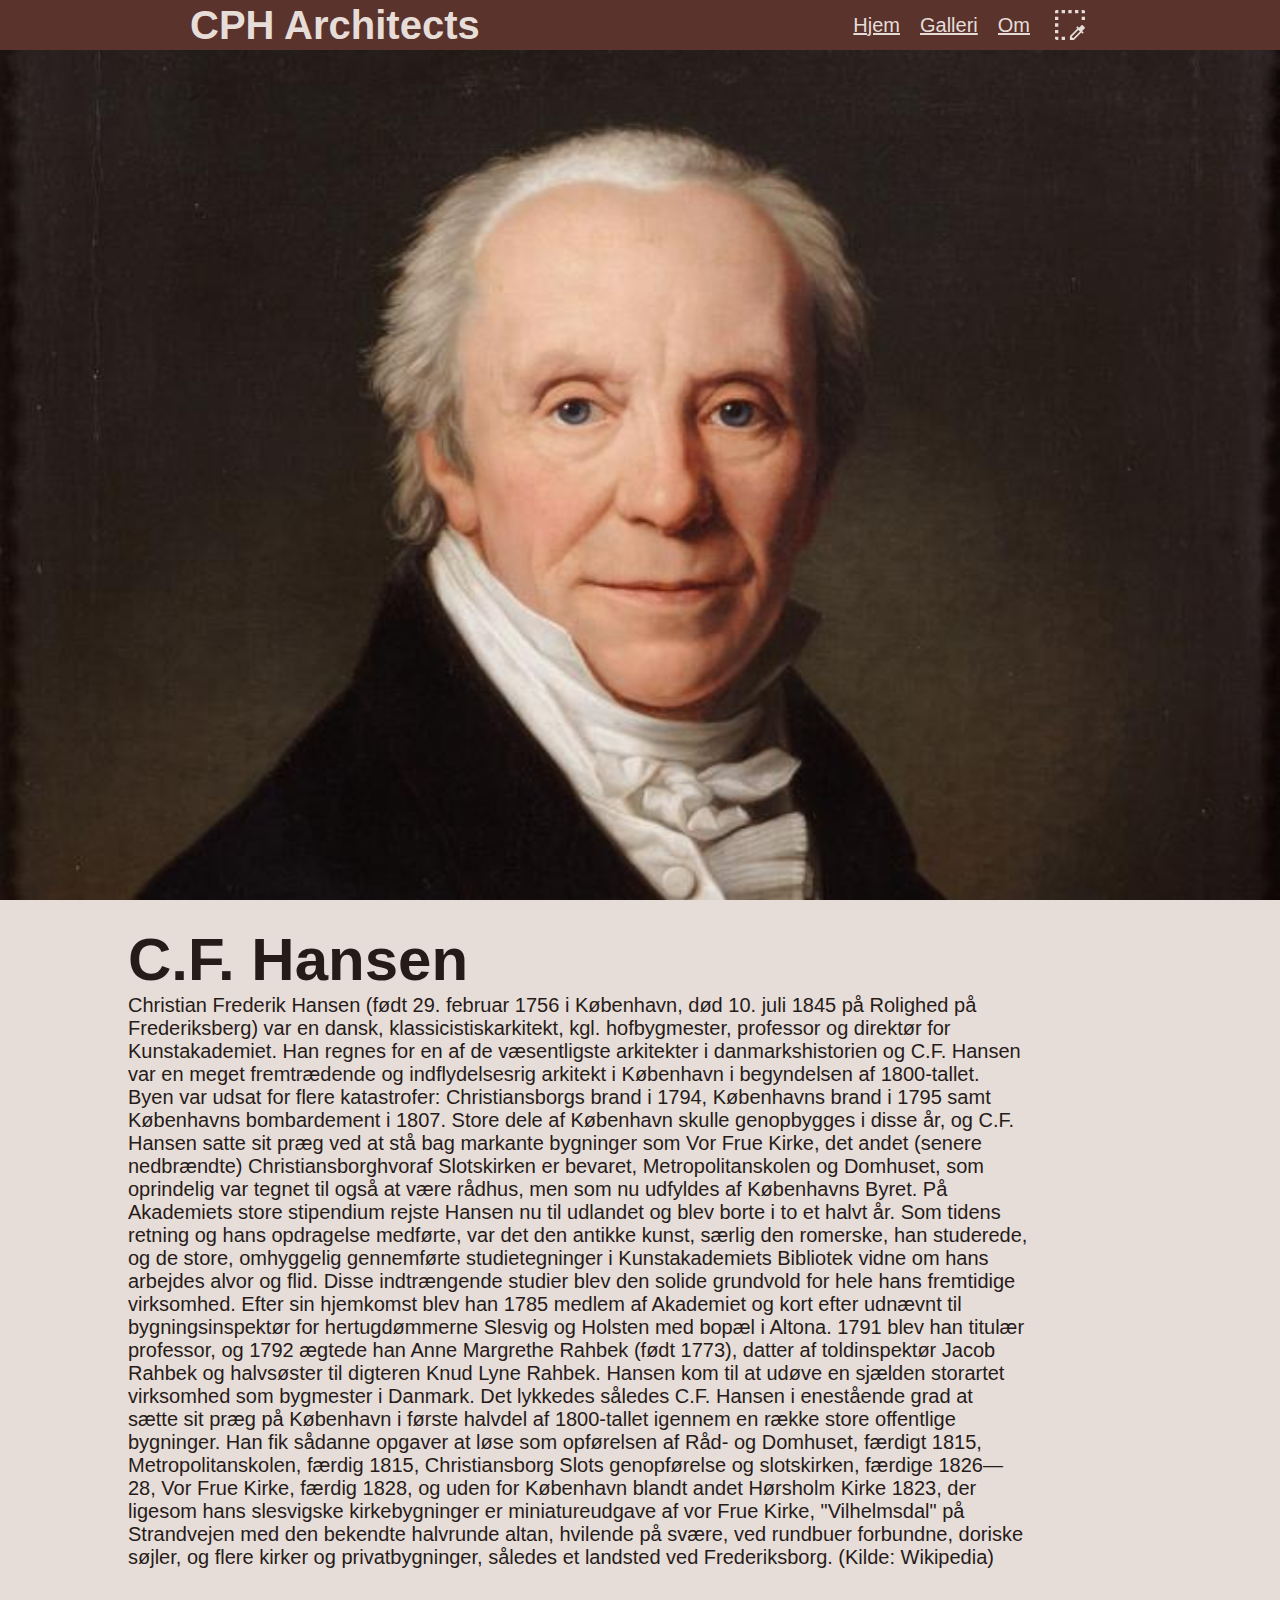
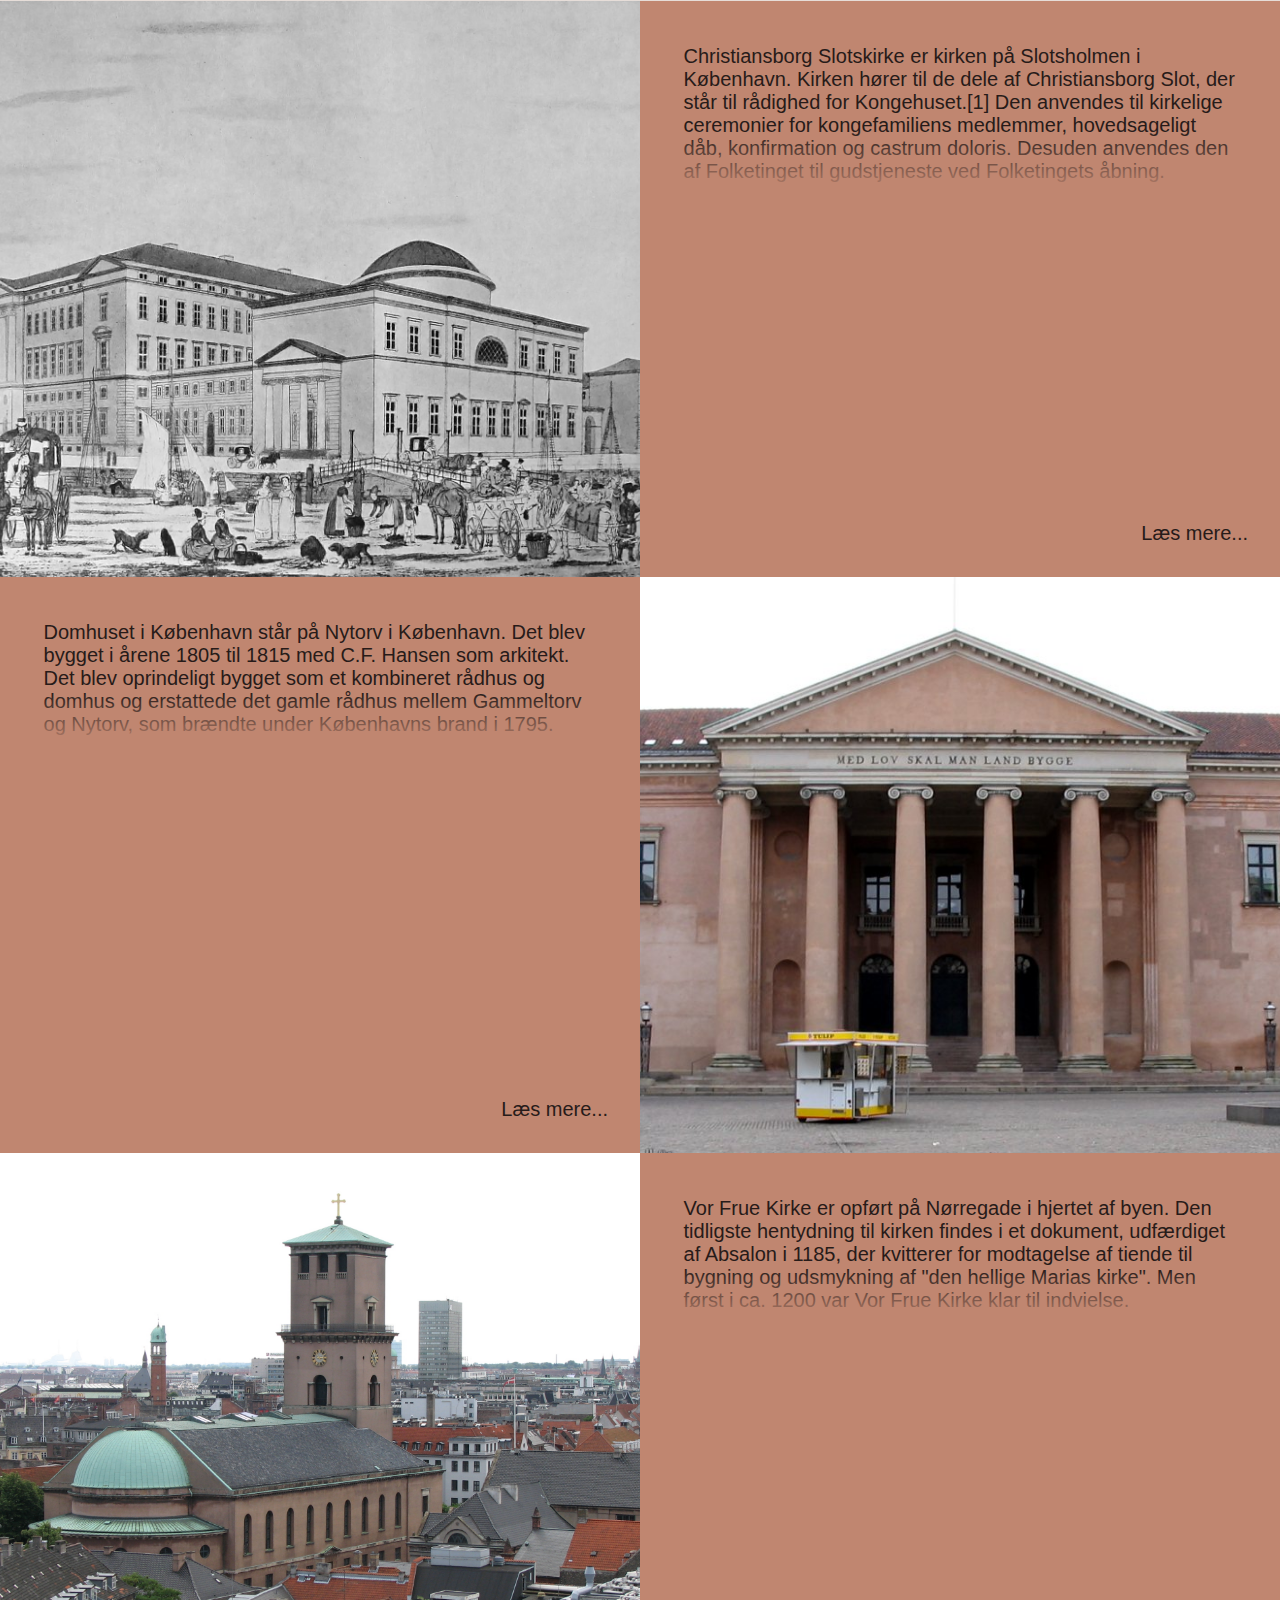
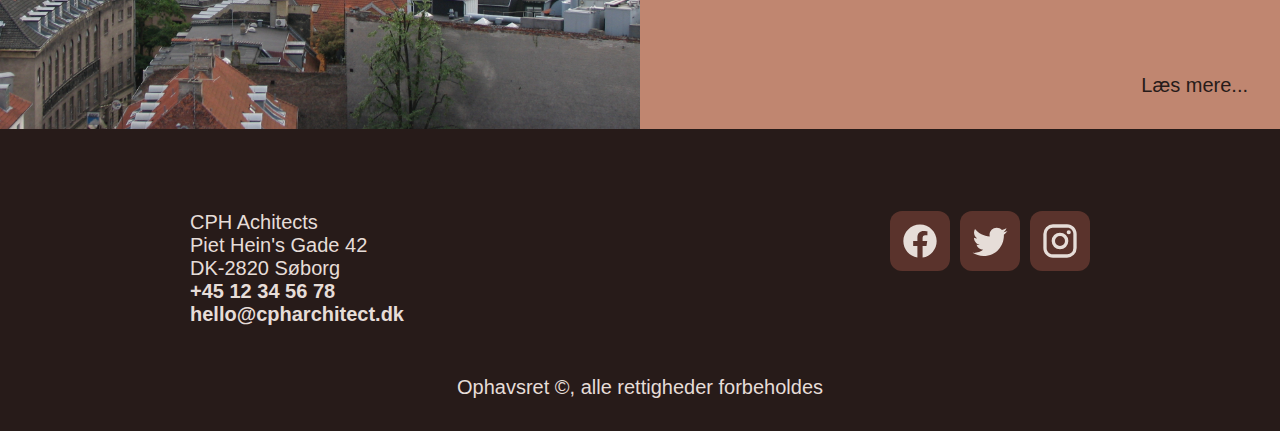
<file: hansen.html>
<!DOCTYPE html>
<html lang="da">

<head>
    <meta charset="UTF-8">
    <meta name="viewport" content="width=device-width, initial-scale=1.0">
    <meta http-equiv="X-UA-Compatible" content="ie=edge">
    <meta name="description" content="Lidt om Københavns arkitekter gennem tiden">
    <title>CPH Architects - Arkitekt: C. F. Hansen</title>
    <link rel="preload stylesheet" href="css/style.css" as="style" onload="this.onload=null;this.rel='stylesheet'">
    <noscript><link rel="stylesheet" href="css/style.css"></noscript>
    <link rel="shortcut icon" href="../images/logo.png" type="image/png">
    <script src="js/index.js" defer></script>
    <style id="inline-style"></style>
</head>

<body>
    <header class="main-header">
        <div class="menu">
            <a class="menu__logo" href="index.html">CPH Architects</a>
            <nav id="menu" class="menu__navigation">
                <div id="color-picker" class="color-picker">
                    <h3 class="color-picker__title">Color themes</h3>
                    <nav class="color-picker__links">
                        <a class="color-picker__link js-active" href="#" style="background-color: #5a332c;" aria-label="coffee" data-label="coffee">
                            <svg viewBox="0 0 24 24"><path d="M2,21H20V19H2M20,8H18V5H20M20,3H4V13A4,4 0 0,0 8,17H14A4,4 0 0,0 18,13V10H20A2,2 0 0,0 22,8V5C22,3.89 21.1,3 20,3Z"></path></svg>
                        </a>
                        <a class="color-picker__link" href="#" style="background-color: #92b8b7;" aria-label="mint" data-label="mint">
                            <svg viewBox="0 0 24 24"><path d="M17,8C8,10 5.9,16.17 3.82,21.34L5.71,22L6.66,19.7C7.14,19.87 7.64,20 8,20C19,20 22,3 22,3C21,5 14,5.25 9,6.25C4,7.25 2,11.5 2,13.5C2,15.5 3.75,17.25 3.75,17.25C7,8 17,8 17,8Z"></path></svg>
                        </a>
                        <a class="color-picker__link" href="#" style="background-color: #437007;" aria-label="lemon" data-label="lemon">
                            <svg viewBox="0 0 24 24"><path d="M9 15.9C6.9 15.7 5.1 14.9 4 13.6C3.2 13.6 2.4 13.1 2.1 12.3C1.8 11.5 2.1 10.7 2.8 10.2C2.9 7.2 5.6 4.1 9.7 2.7C13.8 1.3 18 2.1 20 4.4C20.8 4.4 21.6 4.9 21.9 5.7C22.2 6.5 21.9 7.3 21.2 7.8C21.2 8.6 21 9.4 20.6 10.2C19.4 9.5 18 9 16.5 9C12.6 9 9.3 12 9 15.9M22 16.5C22 19.5 19.5 22 16.5 22S11 19.5 11 16.5 13.5 11 16.5 11 22 13.5 22 16.5M13.3 18L15.6 16.5L13.3 15C13.1 15.5 13 16 13 16.5S13.1 17.5 13.3 18M16 17.4L13.9 18.8C14.4 19.4 15.2 19.8 16 20V17.4M16 13.1C15.2 13.2 14.4 13.6 13.9 14.3L16 15.7V13.1M17 15.6L19.1 14.2C18.6 13.6 17.8 13.2 17 13V15.6M19.1 18.8L17 17.4V19.9C17.8 19.8 18.6 19.4 19.1 18.8M20 16.5C20 16 19.9 15.5 19.7 15L17.4 16.5L19.7 18C19.9 17.5 20 17 20 16.5Z"></path></svg>
                        </a>
                        <a class="color-picker__link" href="#" style="background-color: #73141B;" aria-label="cherry" data-label="cherry">
                            <svg viewBox="0 0 24 24"><path d="M16 13H15.5C14.8 11.7 14.3 10 13.8 8.3L14.7 9.2C17.4 11.3 19.8 10.9 19.8 10.9S20.5 7.1 17.8 5.1C15.5 3.3 13.4 3.3 12.8 3.4C12.7 2.8 12.7 2.3 12.6 1.9L11.2 2C11.2 5.2 8.5 11.1 7.6 13C5.6 13.2 4 14.9 4 17C4 19.2 5.8 21 8 21C9.1 21 10 20.6 10.7 19.9C10.3 19 10 18 10 17S10.3 15 10.7 14.1C10.3 13.7 9.7 13.4 9.2 13.2C9.9 11.7 11.1 9 11.9 6.4C12.3 8.7 13.1 11.4 14.1 13.5C12.9 14.2 12 15.5 12 17C12 19.2 13.8 21 16 21S20 19.2 20 17 18.2 13 16 13M8 15.5C7.2 15.5 6.5 16.2 6.5 17H5.5C5.5 15.6 6.6 14.5 8 14.5V15.5M16 15.5C15.2 15.5 14.5 16.2 14.5 17H13.5C13.5 15.6 14.6 14.5 16 14.5V15.5Z"></path></svg>
                        </a>
                    </nav>
                </div>
            </nav>
            <nav class="menu__color-picker">
                <a id="color-picker-button" href="#">
                    <svg viewBox="0 0 24 24"><path d="M3.88,3C3.38,3.06 3,3.5 3,4V4L3,5H4L5,5V4L5,3H4L3.88,3M7,3V5H9V3H7M11,3V5H13V3H11M15,3V5H17V3H15M19,3V4L19,5H20L21,5V4L21,3.88C20.94,3.38 20.5,3 20,3H19M3,7V9H5V7H3M19,7V9H21V7H19M3,11V13H5V11H3M19.31,12C19.18,12 19.05,12.05 18.95,12.14L17.39,13.71L16.43,12.75L15.72,13.46L16.43,14.17L11.97,18.63V21H14.35L18.8,16.54L19.5,17.25L20.22,16.54L19.26,15.58L20.82,14.03C21,13.83 21,13.5 20.82,13.31L19.65,12.14C19.56,12.05 19.44,12 19.31,12M3,15V17H5V15H3M17,15L17.97,15.97L13.93,20L12.97,19.04L17,15M3,19V20L3,20.12C3.06,20.62 3.5,21 4,21V21H5V20L5,19H4L3,19M7,19V21H9V19H7Z"></path></svg>
                </a>
            </nav>
            <nav class="menu__burger">
                <a id="burger" href="#">
                    <svg viewBox="0 0 24 24"><path d="M3,6H21V8H3V6M3,11H21V13H3V11M3,16H21V18H3V16Z"></path></svg>
                </a>
            </nav>
        </div>
    </header>
    <div id="menu-push" class="hero">
        <img class="hero__image" src="images/hansen/cfhansen.jpg" alt="">
    </div>
    <div class="page-wrapper">
        <main>
            <div class="main-content">
                <h1>C.F. Hansen</h1>
                <p>
                    Christian Frederik Hansen (født 29. februar 1756 i København, død 10. juli 1845 på Rolighed på Frederiksberg) var en dansk, klassicistiskarkitekt, kgl. hofbygmester, professor og direktør for Kunstakademiet. Han regnes for en af de væsentligste arkitekter
                    i danmarkshistorien og C.F. Hansen var en meget fremtrædende og indflydelsesrig arkitekt i København i begyndelsen af 1800-tallet. Byen var udsat for flere katastrofer: Christiansborgs brand i 1794, Københavns brand i 1795 samt Københavns
                    bombardement i 1807. Store dele af København skulle genopbygges i disse år, og C.F. Hansen satte sit præg ved at stå bag markante bygninger som Vor Frue Kirke, det andet (senere nedbrændte) Christiansborghvoraf Slotskirken er bevaret,
                    Metropolitanskolen og Domhuset, som oprindelig var tegnet til også at være rådhus, men som nu udfyldes af Københavns Byret. På Akademiets store stipendium rejste Hansen nu til udlandet og blev borte i to et halvt år. Som tidens retning
                    og hans opdragelse medførte, var det den antikke kunst, særlig den romerske, han studerede, og de store, omhyggelig gennemførte studietegninger i Kunstakademiets Bibliotek vidne om hans arbejdes alvor og flid. Disse indtrængende studier
                    blev den solide grundvold for hele hans fremtidige virksomhed. Efter sin hjemkomst blev han 1785 medlem af Akademiet og kort efter udnævnt til bygningsinspektør for hertugdømmerne Slesvig og Holsten med bopæl i Altona. 1791 blev han
                    titulær professor, og 1792 ægtede han Anne Margrethe Rahbek (født 1773), datter af toldinspektør Jacob Rahbek og halvsøster til digteren Knud Lyne Rahbek. Hansen kom til at udøve en sjælden storartet virksomhed som bygmester i Danmark.
                    Det lykkedes således C.F. Hansen i enestående grad at sætte sit præg på København i første halvdel af 1800-tallet igennem en række store offentlige bygninger. Han fik sådanne opgaver at løse som opførelsen af Råd- og Domhuset, færdigt
                    1815, Metropolitanskolen, færdig 1815, Christiansborg Slots genopførelse og slotskirken, færdige 1826—28, Vor Frue Kirke, færdig 1828, og uden for København blandt andet Hørsholm Kirke 1823, der ligesom hans slesvigske kirkebygninger
                    er miniatureudgave af vor Frue Kirke, "Vilhelmsdal" på Strandvejen med den bekendte halvrunde altan, hvilende på svære, ved rundbuer forbundne, doriske søjler, og flere kirker og privatbygninger, således et landsted ved Frederiksborg.
                    (Kilde: Wikipedia)
                </p>
            </div>
            <div class="card-big-container">
                <a class="card-big" href="#">
                    <div class="card-big__image-container">
                        <img class="card-big__image" src="images/hansen/Christiansborg_Holm_1837.jpg" alt="C.F. Hansen / Christian Frederik Hansen">
                    </div>
                    <div class="card-big__description">
                        <div class="card-big__inner">
                            <p>
                                Christiansborg Slotskirke er kirken på Slotsholmen i København. Kirken hører til de dele af Christiansborg Slot, der står til rådighed for Kongehuset.[1] Den anvendes til kirkelige ceremonier for kongefamiliens medlemmer, hovedsageligt dåb, konfirmation
                                og castrum doloris. Desuden anvendes den af Folketinget til gudstjeneste ved Folketingets åbning.
                            </p>
                        </div>
                        <span class="card-big__read-more">Læs mere...</span>
                    </div>
                </a>
                <a class="card-big card-big-reverse" href="#">
                    <div class="card-big__image-container">
                        <img class="card-big__image" src="images/hansen/domhuset.jpg" alt="C.F. Hansen / Christian Frederik Hansen">
                    </div>
                    <div class="card-big__description">
                        <div class="card-big__inner">
                            <p>
                                Domhuset i København står på Nytorv i København. Det blev bygget i årene 1805 til 1815 med C.F. Hansen som arkitekt. Det blev oprindeligt bygget som et kombineret rådhus og domhus og erstattede det gamle rådhus mellem Gammeltorv og Nytorv, som brændte
                                under Københavns brand i 1795.
                            </p>
                        </div>
                        <span class="card-big__read-more">Læs mere...</span>
                    </div>
                </a>
                <a class="card-big" href="#">
                    <div class="card-big__image-container">
                        <img class="card-big__image" src="images/hansen/VorFrue.jpg" alt="C.F. Hansen / Christian Frederik Hansen">
                    </div>
                    <div class="card-big__description">
                        <div class="card-big__inner">
                            <p>
                                Vor Frue Kirke er opført på Nørregade i hjertet af byen. Den tidligste hentydning til kirken findes i et dokument, udfærdiget af Absalon i 1185, der kvitterer for modtagelse af tiende til bygning og udsmykning af "den hellige Marias kirke". Men først
                                i ca. 1200 var Vor Frue Kirke klar til indvielse.
                            </p>
                        </div>
                        <span class="card-big__read-more">Læs mere...</span>
                    </div>
                </a>
            </div>
        </main>
    </div>
    <footer class="main-footer">
        <div class="main-footer__grid">
            <address class="main__footer-address">
                <span>CPH Achitects</span>
                <span>Piet Hein's Gade 42</span>
                <span>DK-2820 Søborg</span>
                <a href="tel:+4512345678">+45 12 34 56 78</a>
                <a href="mailto:hello@cpharchitect.dk">hello@cpharchitect.dk</a>
            </address>
            <div class="main__footer-social">
                <a href="#" class="main__footer-social-icon">
                    <svg viewBox="0 0 24 24"><path d="M12 2.04C6.5 2.04 2 6.53 2 12.06C2 17.06 5.66 21.21 10.44 21.96V14.96H7.9V12.06H10.44V9.85C10.44 7.34 11.93 5.96 14.22 5.96C15.31 5.96 16.45 6.15 16.45 6.15V8.62H15.19C13.95 8.62 13.56 9.39 13.56 10.18V12.06H16.34L15.89 14.96H13.56V21.96A10 10 0 0 0 22 12.06C22 6.53 17.5 2.04 12 2.04Z"></path></svg>
                </a>
                <a href="#" class="main__footer-social-icon">
                    <svg viewBox="0 0 24 24"><path d="M22.46,6C21.69,6.35 20.86,6.58 20,6.69C20.88,6.16 21.56,5.32 21.88,4.31C21.05,4.81 20.13,5.16 19.16,5.36C18.37,4.5 17.26,4 16,4C13.65,4 11.73,5.92 11.73,8.29C11.73,8.63 11.77,8.96 11.84,9.27C8.28,9.09 5.11,7.38 3,4.79C2.63,5.42 2.42,6.16 2.42,6.94C2.42,8.43 3.17,9.75 4.33,10.5C3.62,10.5 2.96,10.3 2.38,10C2.38,10 2.38,10 2.38,10.03C2.38,12.11 3.86,13.85 5.82,14.24C5.46,14.34 5.08,14.39 4.69,14.39C4.42,14.39 4.15,14.36 3.89,14.31C4.43,16 6,17.26 7.89,17.29C6.43,18.45 4.58,19.13 2.56,19.13C2.22,19.13 1.88,19.11 1.54,19.07C3.44,20.29 5.7,21 8.12,21C16,21 20.33,14.46 20.33,8.79C20.33,8.6 20.33,8.42 20.32,8.23C21.16,7.63 21.88,6.87 22.46,6Z"></path></svg>
                </a>
                <a href="#" class="main__footer-social-icon">
                    <svg viewBox="0 0 24 24"><path d="M7.8,2H16.2C19.4,2 22,4.6 22,7.8V16.2A5.8,5.8 0 0,1 16.2,22H7.8C4.6,22 2,19.4 2,16.2V7.8A5.8,5.8 0 0,1 7.8,2M7.6,4A3.6,3.6 0 0,0 4,7.6V16.4C4,18.39 5.61,20 7.6,20H16.4A3.6,3.6 0 0,0 20,16.4V7.6C20,5.61 18.39,4 16.4,4H7.6M17.25,5.5A1.25,1.25 0 0,1 18.5,6.75A1.25,1.25 0 0,1 17.25,8A1.25,1.25 0 0,1 16,6.75A1.25,1.25 0 0,1 17.25,5.5M12,7A5,5 0 0,1 17,12A5,5 0 0,1 12,17A5,5 0 0,1 7,12A5,5 0 0,1 12,7M12,9A3,3 0 0,0 9,12A3,3 0 0,0 12,15A3,3 0 0,0 15,12A3,3 0 0,0 12,9Z"></path></svg>
                </a>
            </div>
            <div class="copyright">
                Ophavsret &copy;, alle rettigheder forbeholdes
            </div>
        </div>
    </footer>
</body>

</html>
</file>
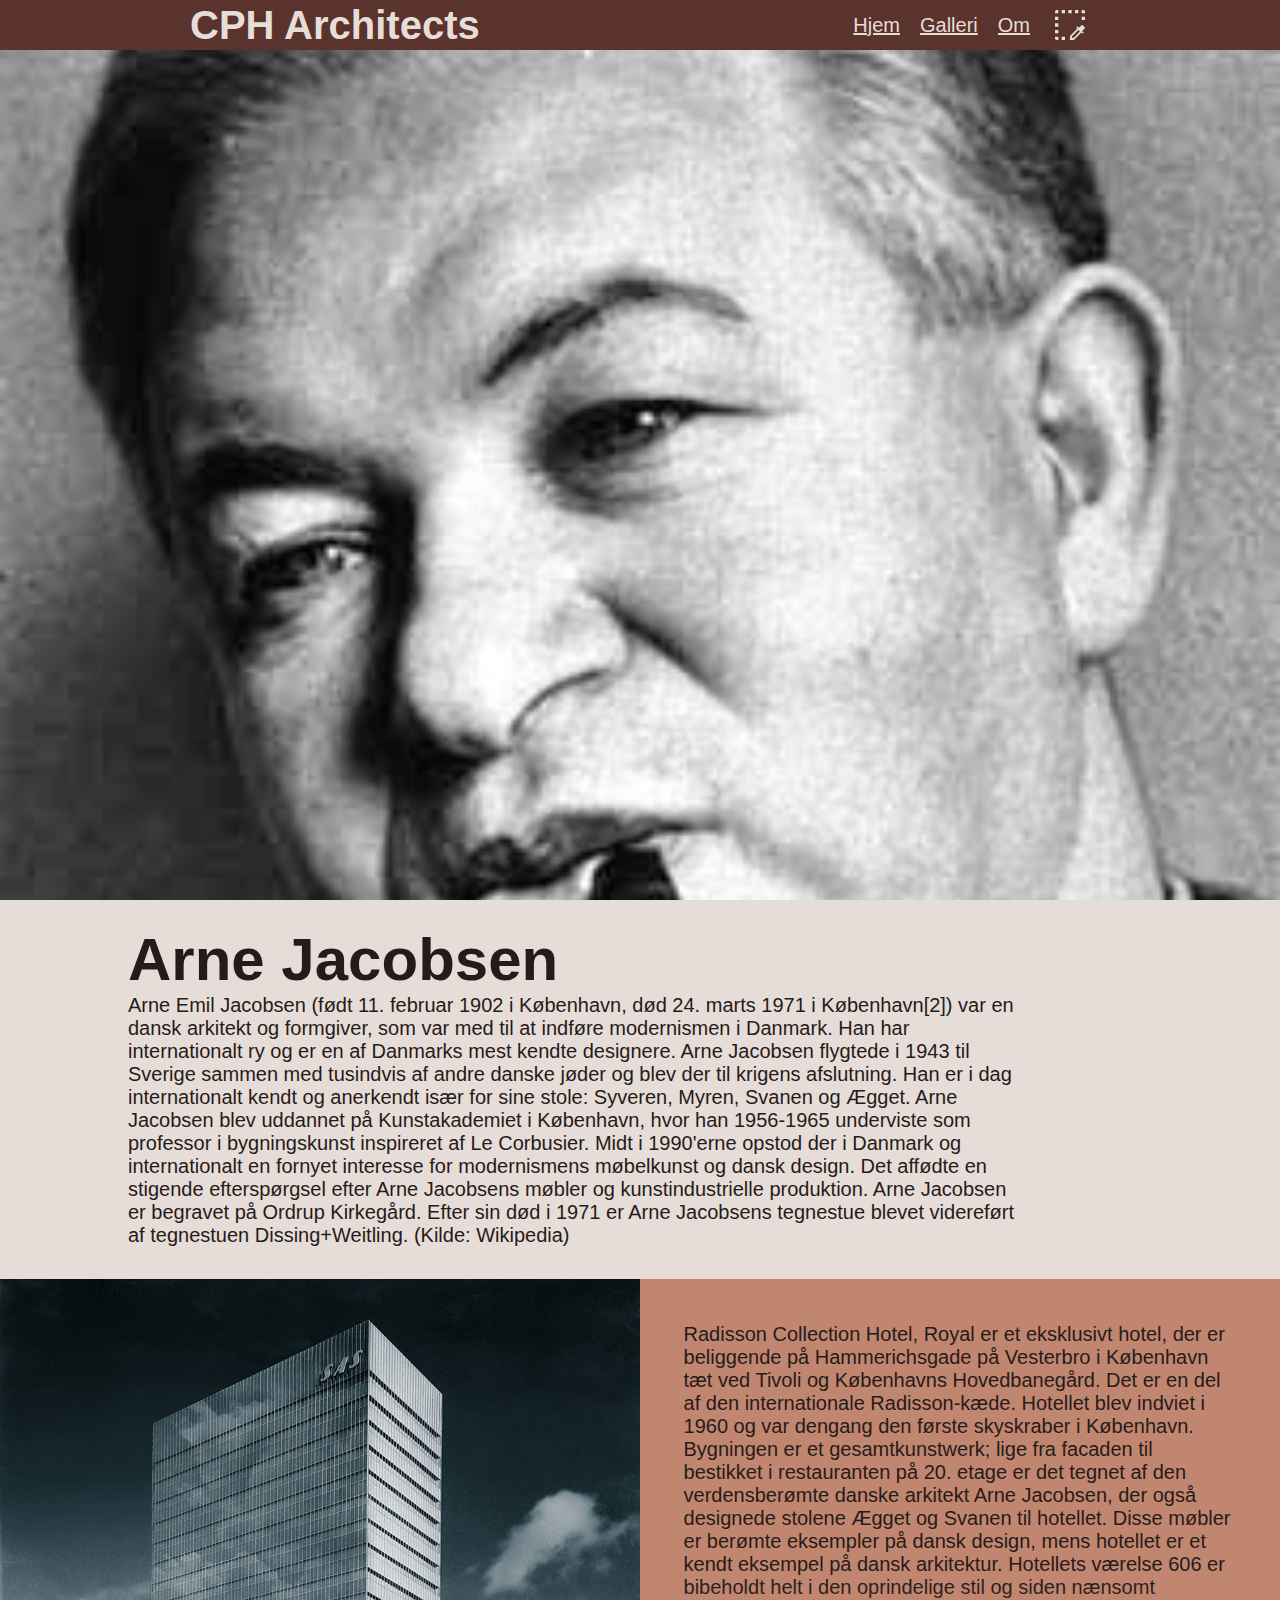
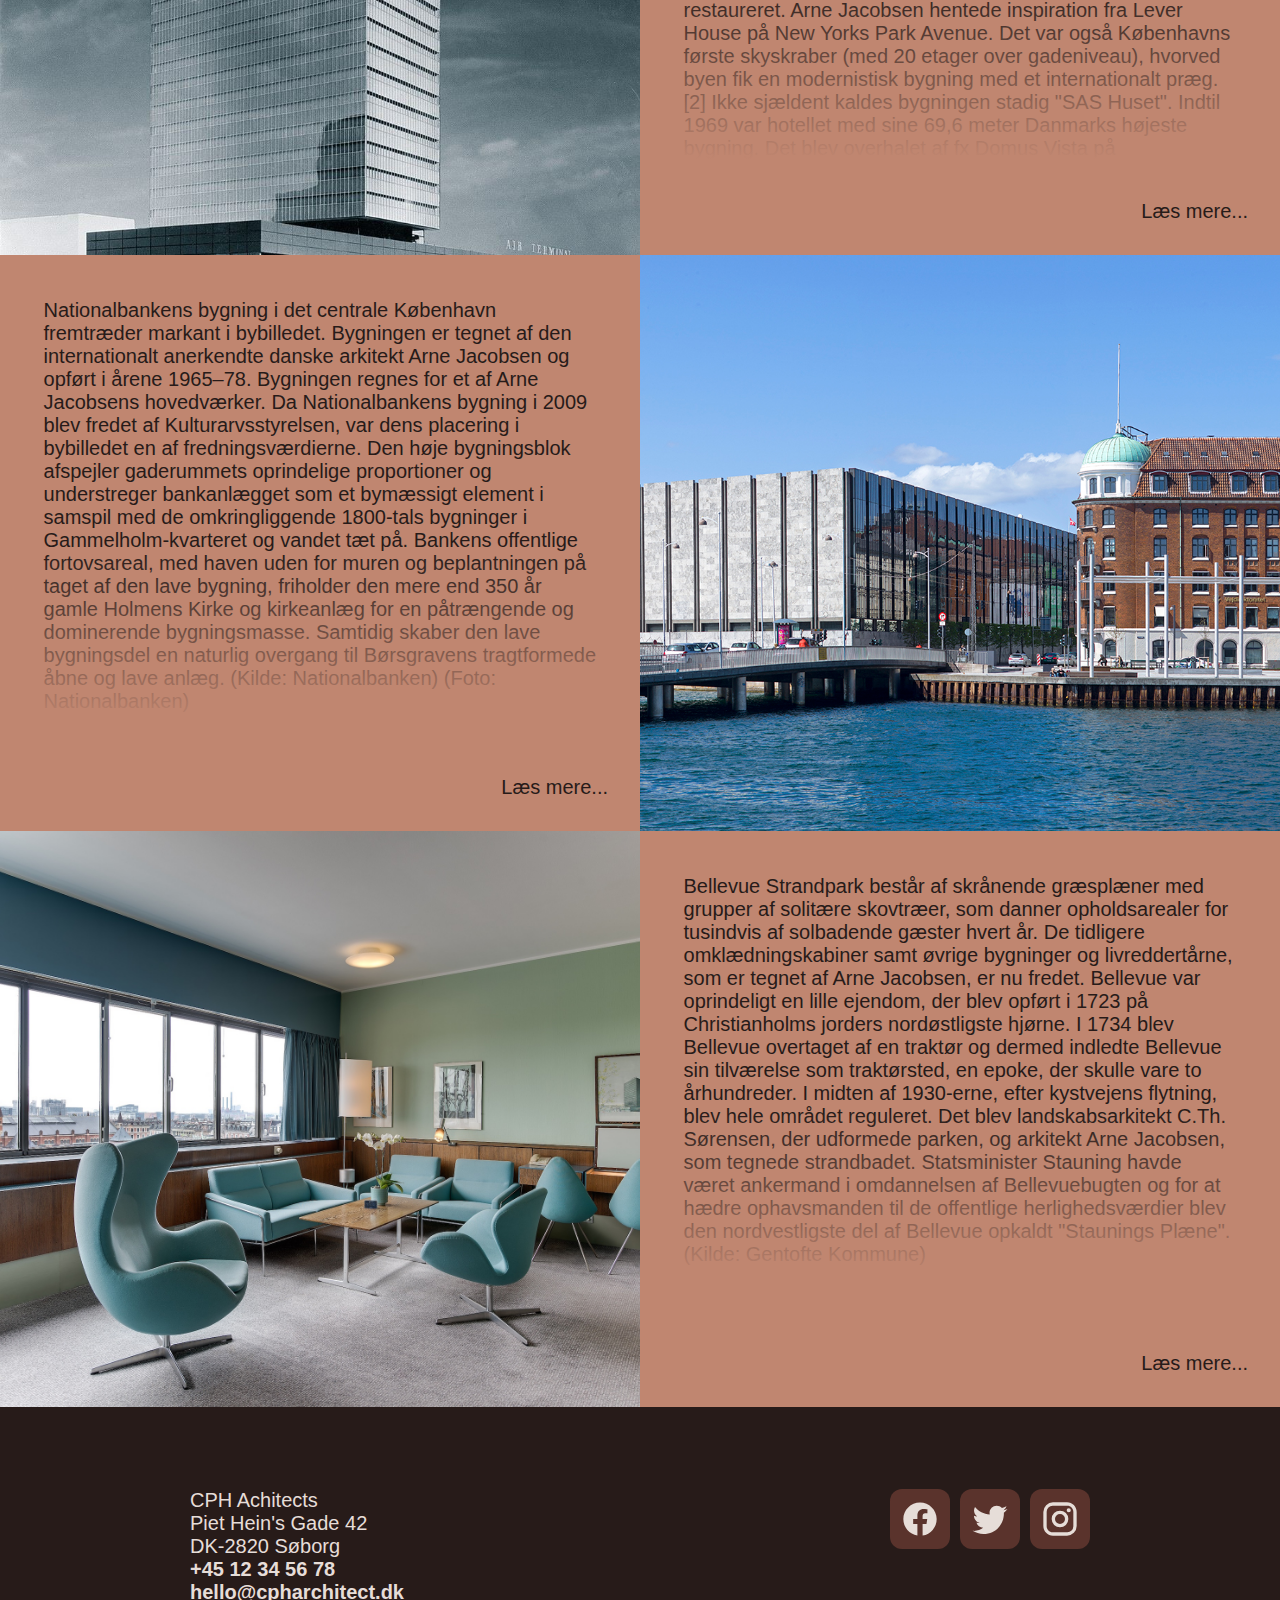
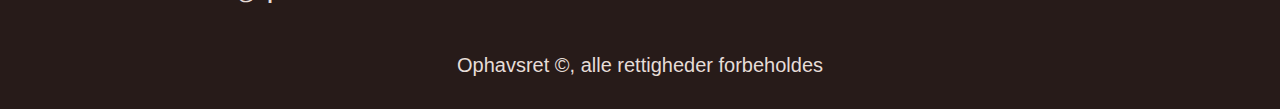
<file: jacobsen.html>
<!DOCTYPE html>
<html lang="da">

<head>
    <meta charset="UTF-8">
    <meta name="viewport" content="width=device-width, initial-scale=1.0">
    <meta http-equiv="X-UA-Compatible" content="ie=edge">
    <meta name="description" content="Lidt om Københavns arkitekter gennem tiden">
    <title>CPH Architects - Arkitekt: C. F. Hansen</title>
    <link rel="preload stylesheet" href="css/style.css" as="style" onload="this.onload=null;this.rel='stylesheet'">
    <noscript><link rel="stylesheet" href="css/style.css"></noscript>
    <link rel="shortcut icon" href="../images/logo.png" type="image/png">
    <script src="js/index.js" defer></script>
    <style id="inline-style"></style>
</head>

<body>
    <header class="main-header">
        <div class="menu">
            <a class="menu__logo" href="index.html">CPH Architects</a>
            <nav id="menu" class="menu__navigation">
                <div id="color-picker" class="color-picker">
                    <h3 class="color-picker__title">Color themes</h3>
                    <nav class="color-picker__links">
                        <a class="color-picker__link js-active" href="#" style="background-color: #5a332c;" aria-label="coffee" data-label="coffee">
                            <svg viewBox="0 0 24 24"><path d="M2,21H20V19H2M20,8H18V5H20M20,3H4V13A4,4 0 0,0 8,17H14A4,4 0 0,0 18,13V10H20A2,2 0 0,0 22,8V5C22,3.89 21.1,3 20,3Z"></path></svg>
                        </a>
                        <a class="color-picker__link" href="#" style="background-color: #92b8b7;" aria-label="mint" data-label="mint">
                            <svg viewBox="0 0 24 24"><path d="M17,8C8,10 5.9,16.17 3.82,21.34L5.71,22L6.66,19.7C7.14,19.87 7.64,20 8,20C19,20 22,3 22,3C21,5 14,5.25 9,6.25C4,7.25 2,11.5 2,13.5C2,15.5 3.75,17.25 3.75,17.25C7,8 17,8 17,8Z"></path></svg>
                        </a>
                        <a class="color-picker__link" href="#" style="background-color: #437007;" aria-label="lemon" data-label="lemon">
                            <svg viewBox="0 0 24 24"><path d="M9 15.9C6.9 15.7 5.1 14.9 4 13.6C3.2 13.6 2.4 13.1 2.1 12.3C1.8 11.5 2.1 10.7 2.8 10.2C2.9 7.2 5.6 4.1 9.7 2.7C13.8 1.3 18 2.1 20 4.4C20.8 4.4 21.6 4.9 21.9 5.7C22.2 6.5 21.9 7.3 21.2 7.8C21.2 8.6 21 9.4 20.6 10.2C19.4 9.5 18 9 16.5 9C12.6 9 9.3 12 9 15.9M22 16.5C22 19.5 19.5 22 16.5 22S11 19.5 11 16.5 13.5 11 16.5 11 22 13.5 22 16.5M13.3 18L15.6 16.5L13.3 15C13.1 15.5 13 16 13 16.5S13.1 17.5 13.3 18M16 17.4L13.9 18.8C14.4 19.4 15.2 19.8 16 20V17.4M16 13.1C15.2 13.2 14.4 13.6 13.9 14.3L16 15.7V13.1M17 15.6L19.1 14.2C18.6 13.6 17.8 13.2 17 13V15.6M19.1 18.8L17 17.4V19.9C17.8 19.8 18.6 19.4 19.1 18.8M20 16.5C20 16 19.9 15.5 19.7 15L17.4 16.5L19.7 18C19.9 17.5 20 17 20 16.5Z"></path></svg>
                        </a>
                        <a class="color-picker__link" href="#" style="background-color: #73141B;" aria-label="cherry" data-label="cherry">
                            <svg viewBox="0 0 24 24"><path d="M16 13H15.5C14.8 11.7 14.3 10 13.8 8.3L14.7 9.2C17.4 11.3 19.8 10.9 19.8 10.9S20.5 7.1 17.8 5.1C15.5 3.3 13.4 3.3 12.8 3.4C12.7 2.8 12.7 2.3 12.6 1.9L11.2 2C11.2 5.2 8.5 11.1 7.6 13C5.6 13.2 4 14.9 4 17C4 19.2 5.8 21 8 21C9.1 21 10 20.6 10.7 19.9C10.3 19 10 18 10 17S10.3 15 10.7 14.1C10.3 13.7 9.7 13.4 9.2 13.2C9.9 11.7 11.1 9 11.9 6.4C12.3 8.7 13.1 11.4 14.1 13.5C12.9 14.2 12 15.5 12 17C12 19.2 13.8 21 16 21S20 19.2 20 17 18.2 13 16 13M8 15.5C7.2 15.5 6.5 16.2 6.5 17H5.5C5.5 15.6 6.6 14.5 8 14.5V15.5M16 15.5C15.2 15.5 14.5 16.2 14.5 17H13.5C13.5 15.6 14.6 14.5 16 14.5V15.5Z"></path></svg>
                        </a>
                    </nav>
                </div>
            </nav>
            <nav class="menu__color-picker">
                <a id="color-picker-button" href="#">
                    <svg viewBox="0 0 24 24"><path d="M3.88,3C3.38,3.06 3,3.5 3,4V4L3,5H4L5,5V4L5,3H4L3.88,3M7,3V5H9V3H7M11,3V5H13V3H11M15,3V5H17V3H15M19,3V4L19,5H20L21,5V4L21,3.88C20.94,3.38 20.5,3 20,3H19M3,7V9H5V7H3M19,7V9H21V7H19M3,11V13H5V11H3M19.31,12C19.18,12 19.05,12.05 18.95,12.14L17.39,13.71L16.43,12.75L15.72,13.46L16.43,14.17L11.97,18.63V21H14.35L18.8,16.54L19.5,17.25L20.22,16.54L19.26,15.58L20.82,14.03C21,13.83 21,13.5 20.82,13.31L19.65,12.14C19.56,12.05 19.44,12 19.31,12M3,15V17H5V15H3M17,15L17.97,15.97L13.93,20L12.97,19.04L17,15M3,19V20L3,20.12C3.06,20.62 3.5,21 4,21V21H5V20L5,19H4L3,19M7,19V21H9V19H7Z"></path></svg>
                </a>
            </nav>
            <nav class="menu__burger">
                <a id="burger" href="#">
                    <svg viewBox="0 0 24 24"><path d="M3,6H21V8H3V6M3,11H21V13H3V11M3,16H21V18H3V16Z"></path></svg>
                </a>
            </nav>
        </div>
    </header>
    <div id="menu-push" class="hero">
        <img class="hero__image" src="images/jacobsen/Arne_Jacobsen_photo.jpg" alt="">
    </div>
    <div class="page-wrapper">
        <main>
            <div class="main-content">
                <h1>Arne Jacobsen</h1>
                <p>
                    Arne Emil Jacobsen (født 11. februar 1902 i København, død 24. marts 1971 i København[2]) var en dansk arkitekt og formgiver, som var med til at indføre modernismen i Danmark. Han har internationalt ry og er en af Danmarks mest kendte designere. Arne
                    Jacobsen flygtede i 1943 til Sverige sammen med tusindvis af andre danske jøder og blev der til krigens afslutning. Han er i dag internationalt kendt og anerkendt især for sine stole: Syveren, Myren, Svanen og Ægget. Arne Jacobsen
                    blev uddannet på Kunstakademiet i København, hvor han 1956-1965 underviste som professor i bygningskunst inspireret af Le Corbusier. Midt i 1990'erne opstod der i Danmark og internationalt en fornyet interesse for modernismens møbelkunst
                    og dansk design. Det affødte en stigende efterspørgsel efter Arne Jacobsens møbler og kunstindustrielle produktion. Arne Jacobsen er begravet på Ordrup Kirkegård. Efter sin død i 1971 er Arne Jacobsens tegnestue blevet videreført af
                    tegnestuen Dissing+Weitling. (Kilde: Wikipedia)
                </p>
            </div>
            <div class="card-big-container">
                <a class="card-big" href="#">
                    <div class="card-big__image-container">
                        <img class="card-big__image" src="images/jacobsen/sas2.jpg" alt="C.F. Hansen / Christian Frederik Hansen">
                    </div>
                    <div class="card-big__description">
                        <div class="card-big__inner">
                            <p>
                                Radisson Collection Hotel, Royal er et eksklusivt hotel, der er beliggende på Hammerichsgade på Vesterbro i København tæt ved Tivoli og Københavns Hovedbanegård. Det er en del af den internationale Radisson-kæde. Hotellet blev indviet i 1960 og var dengang
                                den første skyskraber i København. Bygningen er et gesamtkunstwerk; lige fra facaden til bestikket i restauranten på 20. etage er det tegnet af den verdensberømte danske arkitekt Arne Jacobsen, der også designede stolene
                                Ægget og Svanen til hotellet. Disse møbler er berømte eksempler på dansk design, mens hotellet er et kendt eksempel på dansk arkitektur. Hotellets værelse 606 er bibeholdt helt i den oprindelige stil og siden nænsomt restaureret.
                                Arne Jacobsen hentede inspiration fra Lever House på New Yorks Park Avenue. Det var også Københavns første skyskraber (med 20 etager over gadeniveau), hvorved byen fik en modernistisk bygning med et internationalt præg.[2]
                                Ikke sjældent kaldes bygningen stadig "SAS Huset". Indtil 1969 var hotellet med sine 69,6 meter Danmarks højeste bygning. Det blev overhalet af fx Domus Vista på Frederiksberg og Hotel Scandinavia på nordligste Amager.
                                (Kilde: Wikipedia)
                            </p>
                        </div>
                        <span class="card-big__read-more">Læs mere...</span>
                    </div>
                </a>
                <a class="card-big card-big-reverse" href="#">
                    <div class="card-big__image-container">
                        <img class="card-big__image" src="images/jacobsen/NB02.jpg" alt="C.F. Hansen / Christian Frederik Hansen">
                    </div>
                    <div class="card-big__description">
                        <div class="card-big__inner">
                            <p>
                                Nationalbankens bygning i det centrale København fremtræder markant i bybilledet. Bygningen er tegnet af den internationalt anerkendte danske arkitekt Arne Jacobsen og opført i årene 1965–78. Bygningen regnes for et af Arne Jacobsens hovedværker. Da Nationalbankens
                                bygning i 2009 blev fredet af Kulturarvsstyrelsen, var dens placering i bybilledet en af fredningsværdierne. Den høje bygningsblok afspejler gaderummets oprindelige proportioner og understreger bankanlægget som et bymæssigt
                                element i samspil med de omkringliggende 1800-tals bygninger i Gammelholm-kvarteret og vandet tæt på. Bankens offentlige fortovsareal, med haven uden for muren og beplantningen på taget af den lave bygning, friholder den
                                mere end 350 år gamle Holmens Kirke og kirkeanlæg for en påtrængende og dominerende bygningsmasse. Samtidig skaber den lave bygningsdel en naturlig overgang til Børsgravens tragtformede åbne og lave anlæg. (Kilde: Nationalbanken)
                                (Foto: Nationalbanken)
                            </p>
                        </div>
                        <span class="card-big__read-more">Læs mere...</span>
                    </div>
                </a>
                <a class="card-big" href="#">
                    <div class="card-big__image-container">
                        <img class="card-big__image" src="images/jacobsen/Arne-Jacobsen-Suite-room-606.jpg" alt="C.F. Hansen / Christian Frederik Hansen">
                    </div>
                    <div class="card-big__description">
                        <div class="card-big__inner">
                            <p>
                                Bellevue Strandpark består af skrånende græsplæner med grupper af solitære skovtræer, som danner opholdsarealer for tusindvis af solbadende gæster hvert år. De tidligere omklædningskabiner samt øvrige bygninger og livreddertårne, som er tegnet af Arne
                                Jacobsen, er nu fredet. Bellevue var oprindeligt en lille ejendom, der blev opført i 1723 på Christianholms jorders nordøstligste hjørne. I 1734 blev Bellevue overtaget af en traktør og dermed indledte Bellevue sin tilværelse
                                som traktørsted, en epoke, der skulle vare to århundreder. I midten af 1930-erne, efter kystvejens flytning, blev hele området reguleret. Det blev landskabsarkitekt C.Th. Sørensen, der udformede parken, og arkitekt Arne
                                Jacobsen, som tegnede strandbadet. Statsminister Stauning havde været ankermand i omdannelsen af Bellevuebugten og for at hædre ophavsmanden til de offentlige herlighedsværdier blev den nordvestligste del af Bellevue opkaldt
                                "Staunings Plæne". (Kilde: Gentofte Kommune)
                            </p>
                        </div>
                        <span class="card-big__read-more">Læs mere...</span>
                    </div>
                </a>
            </div>
        </main>
    </div>
    <footer class="main-footer">
        <div class="main-footer__grid">
            <address class="main__footer-address">
                <span>CPH Achitects</span>
                <span>Piet Hein's Gade 42</span>
                <span>DK-2820 Søborg</span>
                <a href="tel:+4512345678">+45 12 34 56 78</a>
                <a href="mailto:hello@cpharchitect.dk">hello@cpharchitect.dk</a>
            </address>
            <div class="main__footer-social">
                <a href="#" class="main__footer-social-icon">
                    <svg viewBox="0 0 24 24"><path d="M12 2.04C6.5 2.04 2 6.53 2 12.06C2 17.06 5.66 21.21 10.44 21.96V14.96H7.9V12.06H10.44V9.85C10.44 7.34 11.93 5.96 14.22 5.96C15.31 5.96 16.45 6.15 16.45 6.15V8.62H15.19C13.95 8.62 13.56 9.39 13.56 10.18V12.06H16.34L15.89 14.96H13.56V21.96A10 10 0 0 0 22 12.06C22 6.53 17.5 2.04 12 2.04Z"></path></svg>
                </a>
                <a href="#" class="main__footer-social-icon">
                    <svg viewBox="0 0 24 24"><path d="M22.46,6C21.69,6.35 20.86,6.58 20,6.69C20.88,6.16 21.56,5.32 21.88,4.31C21.05,4.81 20.13,5.16 19.16,5.36C18.37,4.5 17.26,4 16,4C13.65,4 11.73,5.92 11.73,8.29C11.73,8.63 11.77,8.96 11.84,9.27C8.28,9.09 5.11,7.38 3,4.79C2.63,5.42 2.42,6.16 2.42,6.94C2.42,8.43 3.17,9.75 4.33,10.5C3.62,10.5 2.96,10.3 2.38,10C2.38,10 2.38,10 2.38,10.03C2.38,12.11 3.86,13.85 5.82,14.24C5.46,14.34 5.08,14.39 4.69,14.39C4.42,14.39 4.15,14.36 3.89,14.31C4.43,16 6,17.26 7.89,17.29C6.43,18.45 4.58,19.13 2.56,19.13C2.22,19.13 1.88,19.11 1.54,19.07C3.44,20.29 5.7,21 8.12,21C16,21 20.33,14.46 20.33,8.79C20.33,8.6 20.33,8.42 20.32,8.23C21.16,7.63 21.88,6.87 22.46,6Z"></path></svg>
                </a>
                <a href="#" class="main__footer-social-icon">
                    <svg viewBox="0 0 24 24"><path d="M7.8,2H16.2C19.4,2 22,4.6 22,7.8V16.2A5.8,5.8 0 0,1 16.2,22H7.8C4.6,22 2,19.4 2,16.2V7.8A5.8,5.8 0 0,1 7.8,2M7.6,4A3.6,3.6 0 0,0 4,7.6V16.4C4,18.39 5.61,20 7.6,20H16.4A3.6,3.6 0 0,0 20,16.4V7.6C20,5.61 18.39,4 16.4,4H7.6M17.25,5.5A1.25,1.25 0 0,1 18.5,6.75A1.25,1.25 0 0,1 17.25,8A1.25,1.25 0 0,1 16,6.75A1.25,1.25 0 0,1 17.25,5.5M12,7A5,5 0 0,1 17,12A5,5 0 0,1 12,17A5,5 0 0,1 7,12A5,5 0 0,1 12,7M12,9A3,3 0 0,0 9,12A3,3 0 0,0 12,15A3,3 0 0,0 15,12A3,3 0 0,0 12,9Z"></path></svg>
                </a>
            </div>
            <div class="copyright">
                Ophavsret &copy;, alle rettigheder forbeholdes
            </div>
        </div>
    </footer>
</body>

</html>
</file>
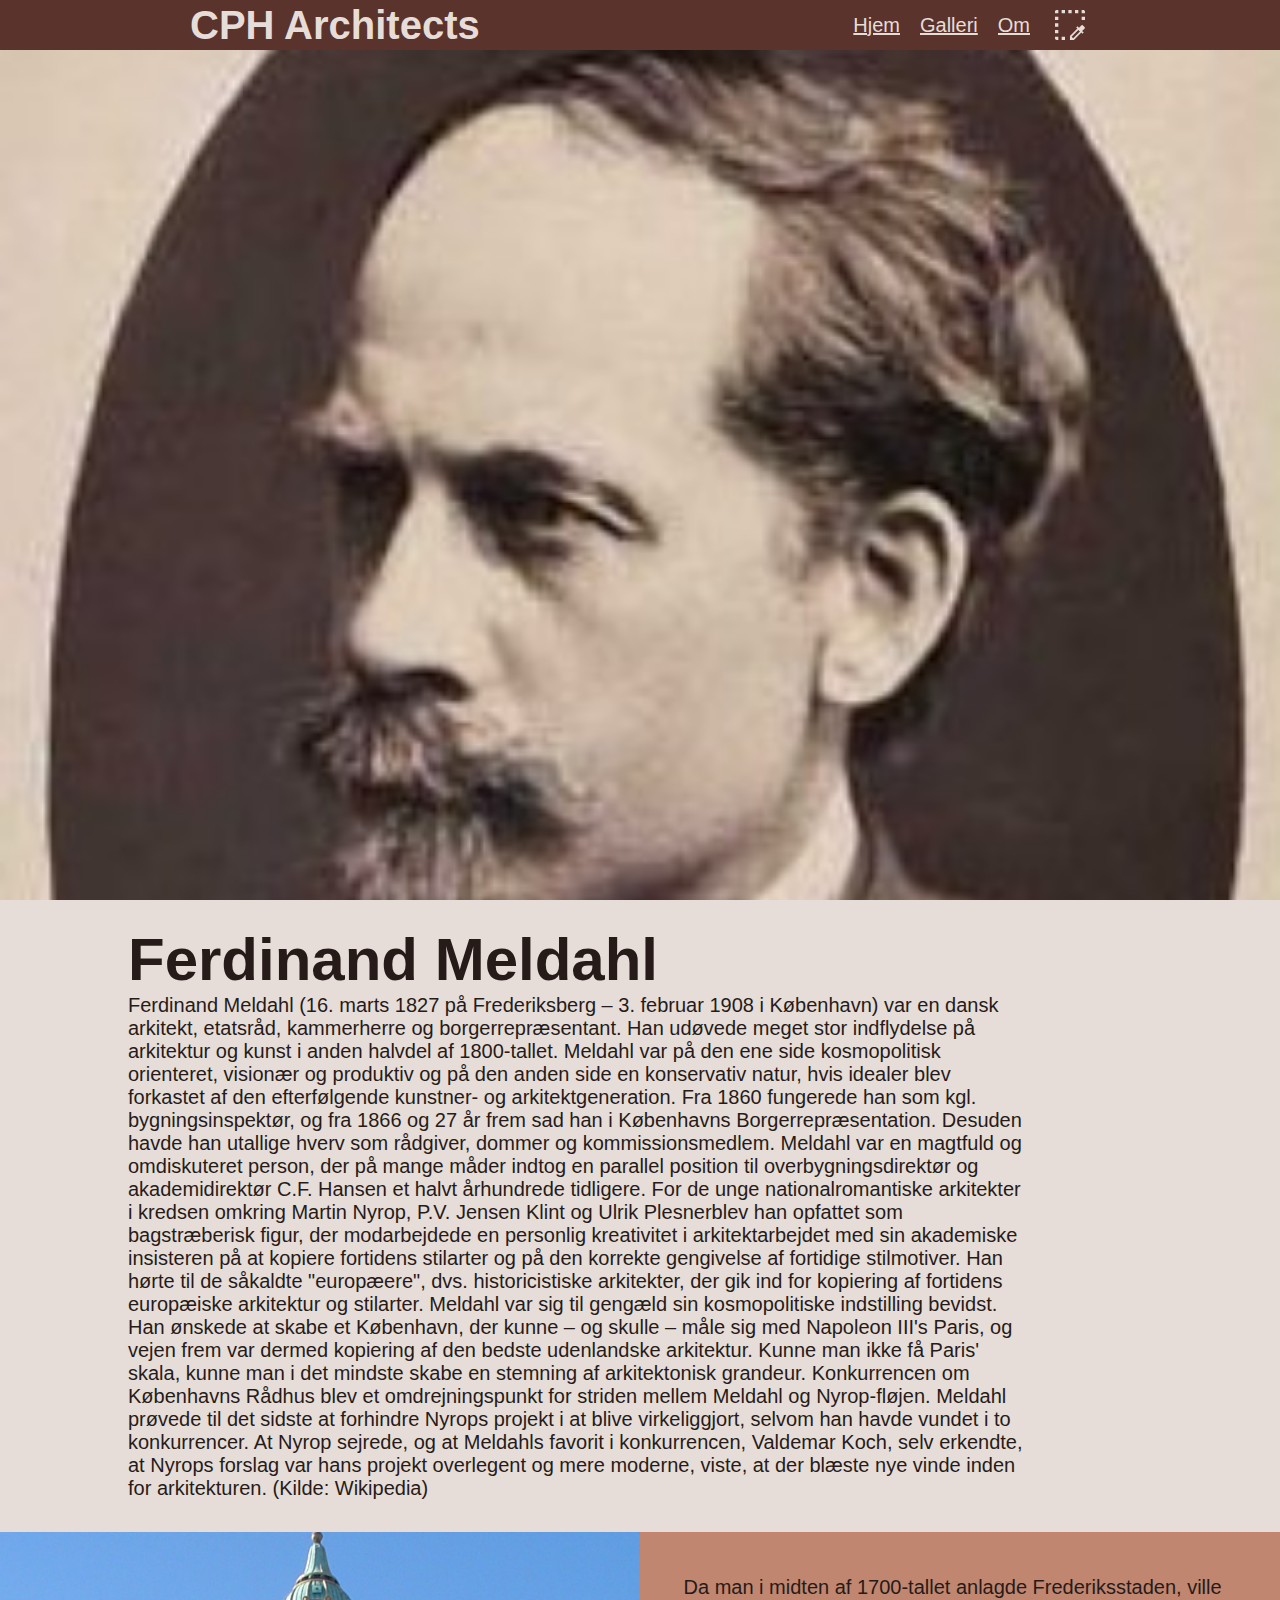
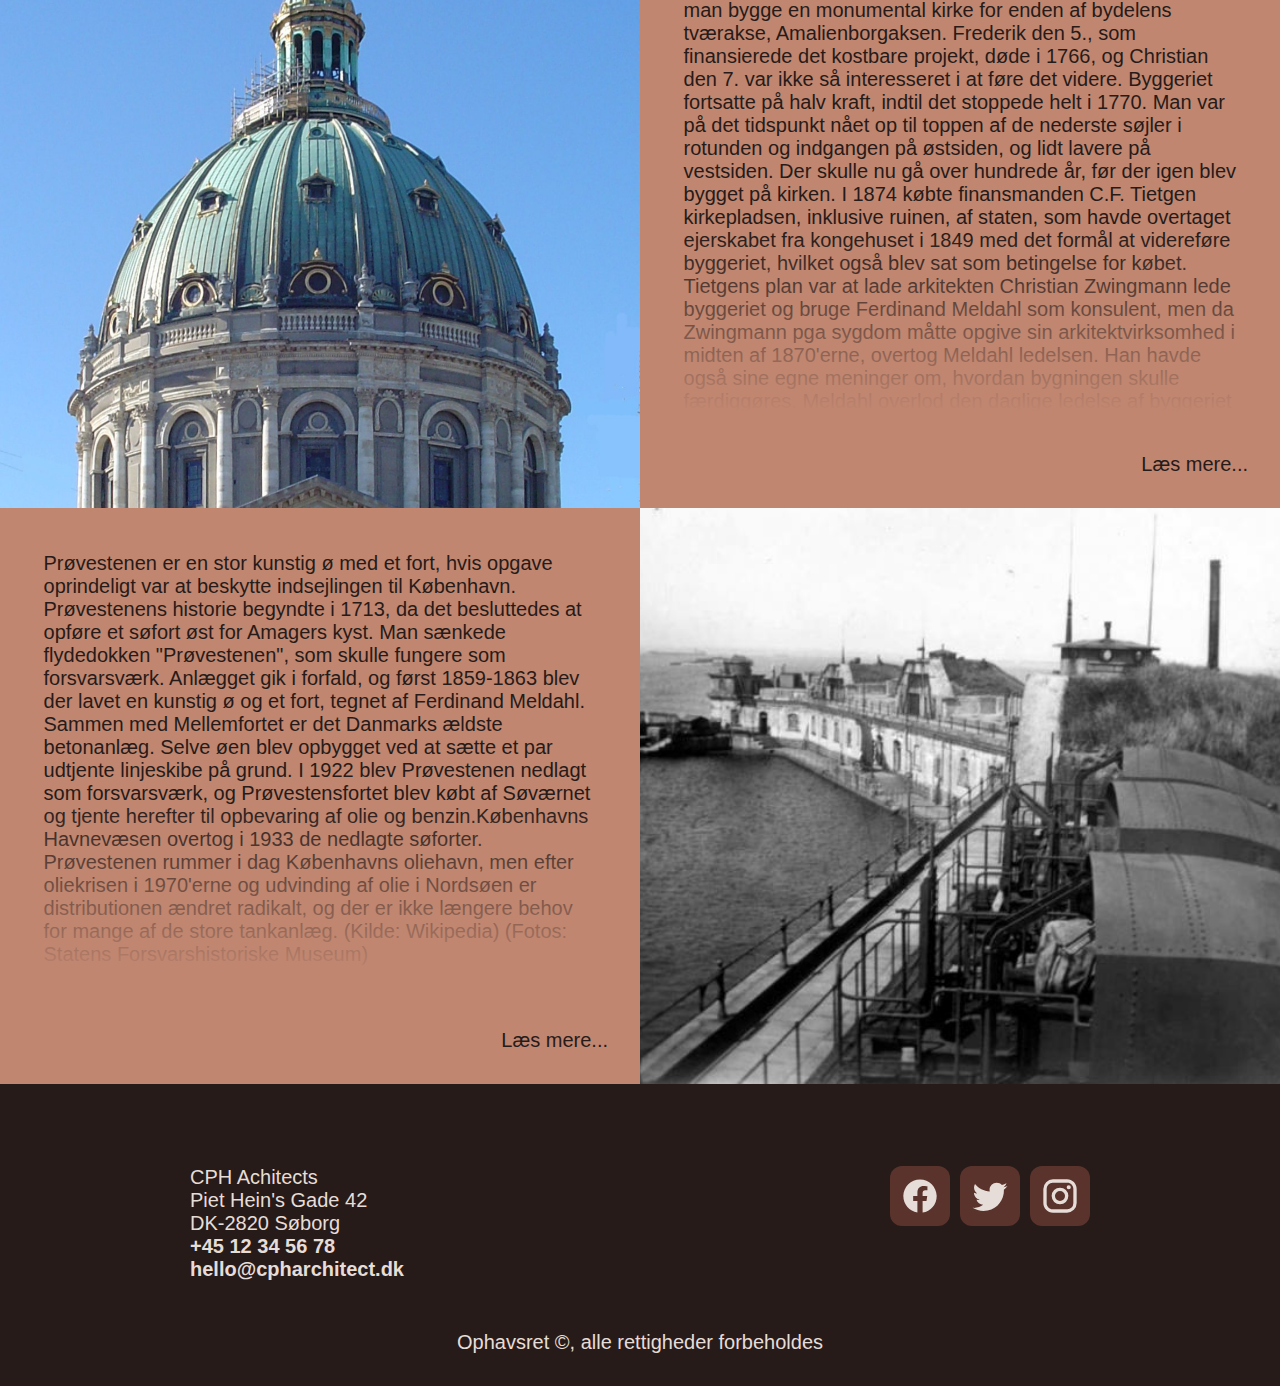
<file: mehldahl.html>
<!DOCTYPE html>
<html lang="da">

<head>
    <meta charset="UTF-8">
    <meta name="viewport" content="width=device-width, initial-scale=1.0">
    <meta http-equiv="X-UA-Compatible" content="ie=edge">
    <meta name="description" content="Lidt om Københavns arkitekter gennem tiden">
    <title>CPH Architects - Arkitekt: C. F. Hansen</title>
    <link rel="preload stylesheet" href="css/style.css" as="style" onload="this.onload=null;this.rel='stylesheet'">
    <noscript><link rel="stylesheet" href="css/style.css"></noscript>
    <link rel="shortcut icon" href="../images/logo.png" type="image/png">
    <script src="js/index.js" defer></script>
    <style id="inline-style"></style>
</head>

<body>
    <header class="main-header">
        <div class="menu">
            <a class="menu__logo" href="index.html">CPH Architects</a>
            <nav id="menu" class="menu__navigation">
                <div id="color-picker" class="color-picker">
                    <h3 class="color-picker__title">Color themes</h3>
                    <nav class="color-picker__links">
                        <a class="color-picker__link js-active" href="#" style="background-color: #5a332c;" aria-label="coffee" data-label="coffee">
                            <svg viewBox="0 0 24 24"><path d="M2,21H20V19H2M20,8H18V5H20M20,3H4V13A4,4 0 0,0 8,17H14A4,4 0 0,0 18,13V10H20A2,2 0 0,0 22,8V5C22,3.89 21.1,3 20,3Z"></path></svg>
                        </a>
                        <a class="color-picker__link" href="#" style="background-color: #92b8b7;" aria-label="mint" data-label="mint">
                            <svg viewBox="0 0 24 24"><path d="M17,8C8,10 5.9,16.17 3.82,21.34L5.71,22L6.66,19.7C7.14,19.87 7.64,20 8,20C19,20 22,3 22,3C21,5 14,5.25 9,6.25C4,7.25 2,11.5 2,13.5C2,15.5 3.75,17.25 3.75,17.25C7,8 17,8 17,8Z"></path></svg>
                        </a>
                        <a class="color-picker__link" href="#" style="background-color: #437007;" aria-label="lemon" data-label="lemon">
                            <svg viewBox="0 0 24 24"><path d="M9 15.9C6.9 15.7 5.1 14.9 4 13.6C3.2 13.6 2.4 13.1 2.1 12.3C1.8 11.5 2.1 10.7 2.8 10.2C2.9 7.2 5.6 4.1 9.7 2.7C13.8 1.3 18 2.1 20 4.4C20.8 4.4 21.6 4.9 21.9 5.7C22.2 6.5 21.9 7.3 21.2 7.8C21.2 8.6 21 9.4 20.6 10.2C19.4 9.5 18 9 16.5 9C12.6 9 9.3 12 9 15.9M22 16.5C22 19.5 19.5 22 16.5 22S11 19.5 11 16.5 13.5 11 16.5 11 22 13.5 22 16.5M13.3 18L15.6 16.5L13.3 15C13.1 15.5 13 16 13 16.5S13.1 17.5 13.3 18M16 17.4L13.9 18.8C14.4 19.4 15.2 19.8 16 20V17.4M16 13.1C15.2 13.2 14.4 13.6 13.9 14.3L16 15.7V13.1M17 15.6L19.1 14.2C18.6 13.6 17.8 13.2 17 13V15.6M19.1 18.8L17 17.4V19.9C17.8 19.8 18.6 19.4 19.1 18.8M20 16.5C20 16 19.9 15.5 19.7 15L17.4 16.5L19.7 18C19.9 17.5 20 17 20 16.5Z"></path></svg>
                        </a>
                        <a class="color-picker__link" href="#" style="background-color: #73141B;" aria-label="cherry" data-label="cherry">
                            <svg viewBox="0 0 24 24"><path d="M16 13H15.5C14.8 11.7 14.3 10 13.8 8.3L14.7 9.2C17.4 11.3 19.8 10.9 19.8 10.9S20.5 7.1 17.8 5.1C15.5 3.3 13.4 3.3 12.8 3.4C12.7 2.8 12.7 2.3 12.6 1.9L11.2 2C11.2 5.2 8.5 11.1 7.6 13C5.6 13.2 4 14.9 4 17C4 19.2 5.8 21 8 21C9.1 21 10 20.6 10.7 19.9C10.3 19 10 18 10 17S10.3 15 10.7 14.1C10.3 13.7 9.7 13.4 9.2 13.2C9.9 11.7 11.1 9 11.9 6.4C12.3 8.7 13.1 11.4 14.1 13.5C12.9 14.2 12 15.5 12 17C12 19.2 13.8 21 16 21S20 19.2 20 17 18.2 13 16 13M8 15.5C7.2 15.5 6.5 16.2 6.5 17H5.5C5.5 15.6 6.6 14.5 8 14.5V15.5M16 15.5C15.2 15.5 14.5 16.2 14.5 17H13.5C13.5 15.6 14.6 14.5 16 14.5V15.5Z"></path></svg>
                        </a>
                    </nav>
                </div>
            </nav>
            <nav class="menu__color-picker">
                <a id="color-picker-button" href="#">
                    <svg viewBox="0 0 24 24"><path d="M3.88,3C3.38,3.06 3,3.5 3,4V4L3,5H4L5,5V4L5,3H4L3.88,3M7,3V5H9V3H7M11,3V5H13V3H11M15,3V5H17V3H15M19,3V4L19,5H20L21,5V4L21,3.88C20.94,3.38 20.5,3 20,3H19M3,7V9H5V7H3M19,7V9H21V7H19M3,11V13H5V11H3M19.31,12C19.18,12 19.05,12.05 18.95,12.14L17.39,13.71L16.43,12.75L15.72,13.46L16.43,14.17L11.97,18.63V21H14.35L18.8,16.54L19.5,17.25L20.22,16.54L19.26,15.58L20.82,14.03C21,13.83 21,13.5 20.82,13.31L19.65,12.14C19.56,12.05 19.44,12 19.31,12M3,15V17H5V15H3M17,15L17.97,15.97L13.93,20L12.97,19.04L17,15M3,19V20L3,20.12C3.06,20.62 3.5,21 4,21V21H5V20L5,19H4L3,19M7,19V21H9V19H7Z"></path></svg>
                </a>
            </nav>
            <nav class="menu__burger">
                <a id="burger" href="#">
                    <svg viewBox="0 0 24 24"><path d="M3,6H21V8H3V6M3,11H21V13H3V11M3,16H21V18H3V16Z"></path></svg>
                </a>
            </nav>
        </div>
    </header>
    <div id="menu-push" class="hero">
        <img class="hero__image" src="images/mehldahl/Ferdinand_Meldahl_1827-1908.jpg" alt="">
    </div>
    <div class="page-wrapper">
        <main>
            <div class="main-content">
                <h1>Ferdinand Meldahl</h1>
                <p>
                    Ferdinand Meldahl (16. marts 1827 på Frederiksberg – 3. februar 1908 i København) var en dansk arkitekt, etatsråd, kammerherre og borgerrepræsentant. Han udøvede meget stor indflydelse på arkitektur og kunst i anden halvdel af 1800-tallet. Meldahl var
                    på den ene side kosmopolitisk orienteret, visionær og produktiv og på den anden side en konservativ natur, hvis idealer blev forkastet af den efterfølgende kunstner- og arkitektgeneration. Fra 1860 fungerede han som kgl. bygningsinspektør,
                    og fra 1866 og 27 år frem sad han i Københavns Borgerrepræsentation. Desuden havde han utallige hverv som rådgiver, dommer og kommissionsmedlem. Meldahl var en magtfuld og omdiskuteret person, der på mange måder indtog en parallel
                    position til overbygningsdirektør og akademidirektør C.F. Hansen et halvt århundrede tidligere. For de unge nationalromantiske arkitekter i kredsen omkring Martin Nyrop, P.V. Jensen Klint og Ulrik Plesnerblev han opfattet som bagstræberisk
                    figur, der modarbejdede en personlig kreativitet i arkitektarbejdet med sin akademiske insisteren på at kopiere fortidens stilarter og på den korrekte gengivelse af fortidige stilmotiver. Han hørte til de såkaldte "europæere", dvs.
                    historicistiske arkitekter, der gik ind for kopiering af fortidens europæiske arkitektur og stilarter. Meldahl var sig til gengæld sin kosmopolitiske indstilling bevidst. Han ønskede at skabe et København, der kunne – og skulle – måle
                    sig med Napoleon III's Paris, og vejen frem var dermed kopiering af den bedste udenlandske arkitektur. Kunne man ikke få Paris' skala, kunne man i det mindste skabe en stemning af arkitektonisk grandeur. Konkurrencen om Københavns
                    Rådhus blev et omdrejningspunkt for striden mellem Meldahl og Nyrop-fløjen. Meldahl prøvede til det sidste at forhindre Nyrops projekt i at blive virkeliggjort, selvom han havde vundet i to konkurrencer. At Nyrop sejrede, og at Meldahls
                    favorit i konkurrencen, Valdemar Koch, selv erkendte, at Nyrops forslag var hans projekt overlegent og mere moderne, viste, at der blæste nye vinde inden for arkitekturen. (Kilde: Wikipedia)
                </p>
            </div>
            <div class="card-big-container">
                <a class="card-big" href="#">
                    <div class="card-big__image-container">
                        <img class="card-big__image" src="images/mehldahl/Marble_Church_front.jpg" alt="C.F. Hansen / Christian Frederik Hansen">
                    </div>
                    <div class="card-big__description">
                        <div class="card-big__inner">
                            <p>
                                Da man i midten af 1700-tallet anlagde Frederiksstaden, ville man bygge en monumental kirke for enden af bydelens tværakse, Amalienborgaksen. Frederik den 5., som finansierede det kostbare projekt, døde i 1766, og Christian den 7. var ikke så interesseret
                                i at føre det videre. Byggeriet fortsatte på halv kraft, indtil det stoppede helt i 1770. Man var på det tidspunkt nået op til toppen af de nederste søjler i rotunden og indgangen på østsiden, og lidt lavere på vestsiden.
                                Der skulle nu gå over hundrede år, før der igen blev bygget på kirken. I 1874 købte finansmanden C.F. Tietgen kirkepladsen, inklusive ruinen, af staten, som havde overtaget ejerskabet fra kongehuset i 1849 med det formål
                                at videreføre byggeriet, hvilket også blev sat som betingelse for købet. Tietgens plan var at lade arkitekten Christian Zwingmann lede byggeriet og bruge Ferdinand Meldahl som konsulent, men da Zwingmann pga sygdom måtte
                                opgive sin arkitektvirksomhed i midten af 1870'erne, overtog Meldahl ledelsen. Han havde også sine egne meninger om, hvordan bygningen skulle færdiggøres. Meldahl overlod den daglige ledelse af byggeriet til sin nære medarbejder,
                                arkitekten Albert Jensen. Meldahls plan, som i øvrigt blev løbende justeret under byggeriet, indebar, at sidetårnene blev sløjfet, og rotunden blev reduceret i højden. Tempelindgangen blev reduceret til fire søjler i stedet
                                for seks og helt sløjfet på St. Kongensgadesiden. Tambouren blev ligeledes lavere end Jardins, men alligevel lykkedes det Meldahl at komme næsten lige så højt i vejret, takket været en opadstræbende kuppelform, og frem
                                for alt væsentlig højere lanterne og spir. (Kilde: Wikipedia) </p>
                        </div>
                        <span class="card-big__read-more">Læs mere...</span>
                    </div>
                </a>
                <a class="card-big card-big-reverse" href="#">
                    <div class="card-big__image-container">
                        <img class="card-big__image" src="images/mehldahl/Provestenen2.jpg" alt="C.F. Hansen / Christian Frederik Hansen">
                    </div>
                    <div class="card-big__description">
                        <div class="card-big__inner">
                            <p>
                                Prøvestenen er en stor kunstig ø med et fort, hvis opgave oprindeligt var at beskytte indsejlingen til København. Prøvestenens historie begyndte i 1713, da det besluttedes at opføre et søfort øst for Amagers kyst. Man sænkede flydedokken "Prøvestenen",
                                som skulle fungere som forsvarsværk. Anlægget gik i forfald, og først 1859-1863 blev der lavet en kunstig ø og et fort, tegnet af Ferdinand Meldahl. Sammen med Mellemfortet er det Danmarks ældste betonanlæg. Selve øen blev
                                opbygget ved at sætte et par udtjente linjeskibe på grund. I 1922 blev Prøvestenen nedlagt som forsvarsværk, og Prøvestensfortet blev købt af Søværnet og tjente herefter til opbevaring af olie og benzin.Københavns Havnevæsen
                                overtog i 1933 de nedlagte søforter. Prøvestenen rummer i dag Københavns oliehavn, men efter oliekrisen i 1970'erne og udvinding af olie i Nordsøen er distributionen ændret radikalt, og der er ikke længere behov for mange
                                af de store tankanlæg. (Kilde: Wikipedia) (Fotos: Statens Forsvarshistoriske Museum)
                            </p>
                        </div>
                        <span class="card-big__read-more">Læs mere...</span>
                    </div>
                </a>
            </div>
        </main>
    </div>
    <footer class="main-footer">
        <div class="main-footer__grid">
            <address class="main__footer-address">
                <span>CPH Achitects</span>
                <span>Piet Hein's Gade 42</span>
                <span>DK-2820 Søborg</span>
                <a href="tel:+4512345678">+45 12 34 56 78</a>
                <a href="mailto:hello@cpharchitect.dk">hello@cpharchitect.dk</a>
            </address>
            <div class="main__footer-social">
                <a href="#" class="main__footer-social-icon">
                    <svg viewBox="0 0 24 24"><path d="M12 2.04C6.5 2.04 2 6.53 2 12.06C2 17.06 5.66 21.21 10.44 21.96V14.96H7.9V12.06H10.44V9.85C10.44 7.34 11.93 5.96 14.22 5.96C15.31 5.96 16.45 6.15 16.45 6.15V8.62H15.19C13.95 8.62 13.56 9.39 13.56 10.18V12.06H16.34L15.89 14.96H13.56V21.96A10 10 0 0 0 22 12.06C22 6.53 17.5 2.04 12 2.04Z"></path></svg>
                </a>
                <a href="#" class="main__footer-social-icon">
                    <svg viewBox="0 0 24 24"><path d="M22.46,6C21.69,6.35 20.86,6.58 20,6.69C20.88,6.16 21.56,5.32 21.88,4.31C21.05,4.81 20.13,5.16 19.16,5.36C18.37,4.5 17.26,4 16,4C13.65,4 11.73,5.92 11.73,8.29C11.73,8.63 11.77,8.96 11.84,9.27C8.28,9.09 5.11,7.38 3,4.79C2.63,5.42 2.42,6.16 2.42,6.94C2.42,8.43 3.17,9.75 4.33,10.5C3.62,10.5 2.96,10.3 2.38,10C2.38,10 2.38,10 2.38,10.03C2.38,12.11 3.86,13.85 5.82,14.24C5.46,14.34 5.08,14.39 4.69,14.39C4.42,14.39 4.15,14.36 3.89,14.31C4.43,16 6,17.26 7.89,17.29C6.43,18.45 4.58,19.13 2.56,19.13C2.22,19.13 1.88,19.11 1.54,19.07C3.44,20.29 5.7,21 8.12,21C16,21 20.33,14.46 20.33,8.79C20.33,8.6 20.33,8.42 20.32,8.23C21.16,7.63 21.88,6.87 22.46,6Z"></path></svg>
                </a>
                <a href="#" class="main__footer-social-icon">
                    <svg viewBox="0 0 24 24"><path d="M7.8,2H16.2C19.4,2 22,4.6 22,7.8V16.2A5.8,5.8 0 0,1 16.2,22H7.8C4.6,22 2,19.4 2,16.2V7.8A5.8,5.8 0 0,1 7.8,2M7.6,4A3.6,3.6 0 0,0 4,7.6V16.4C4,18.39 5.61,20 7.6,20H16.4A3.6,3.6 0 0,0 20,16.4V7.6C20,5.61 18.39,4 16.4,4H7.6M17.25,5.5A1.25,1.25 0 0,1 18.5,6.75A1.25,1.25 0 0,1 17.25,8A1.25,1.25 0 0,1 16,6.75A1.25,1.25 0 0,1 17.25,5.5M12,7A5,5 0 0,1 17,12A5,5 0 0,1 12,17A5,5 0 0,1 7,12A5,5 0 0,1 12,7M12,9A3,3 0 0,0 9,12A3,3 0 0,0 12,15A3,3 0 0,0 15,12A3,3 0 0,0 12,9Z"></path></svg>
                </a>
            </div>
            <div class="copyright">
                Ophavsret &copy;, alle rettigheder forbeholdes
            </div>
        </div>
    </footer>
</body>

</html>
</file>
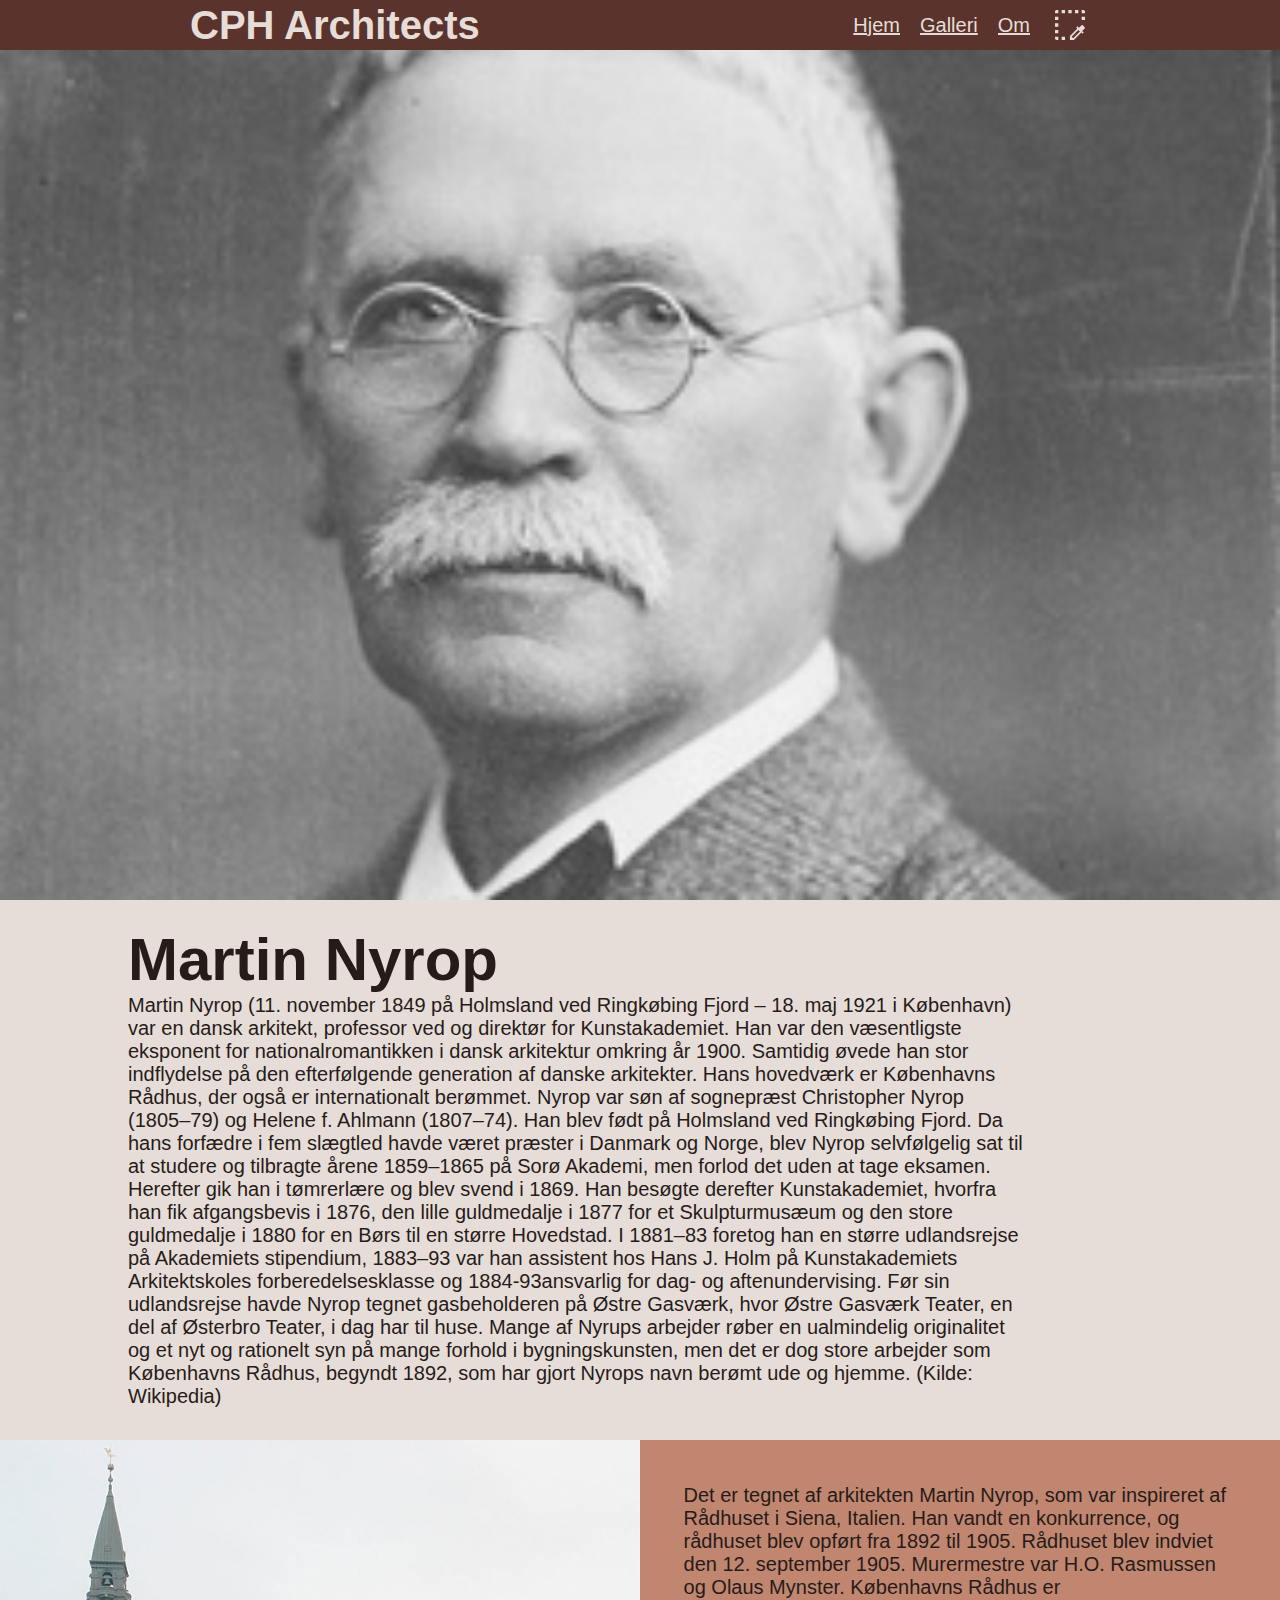
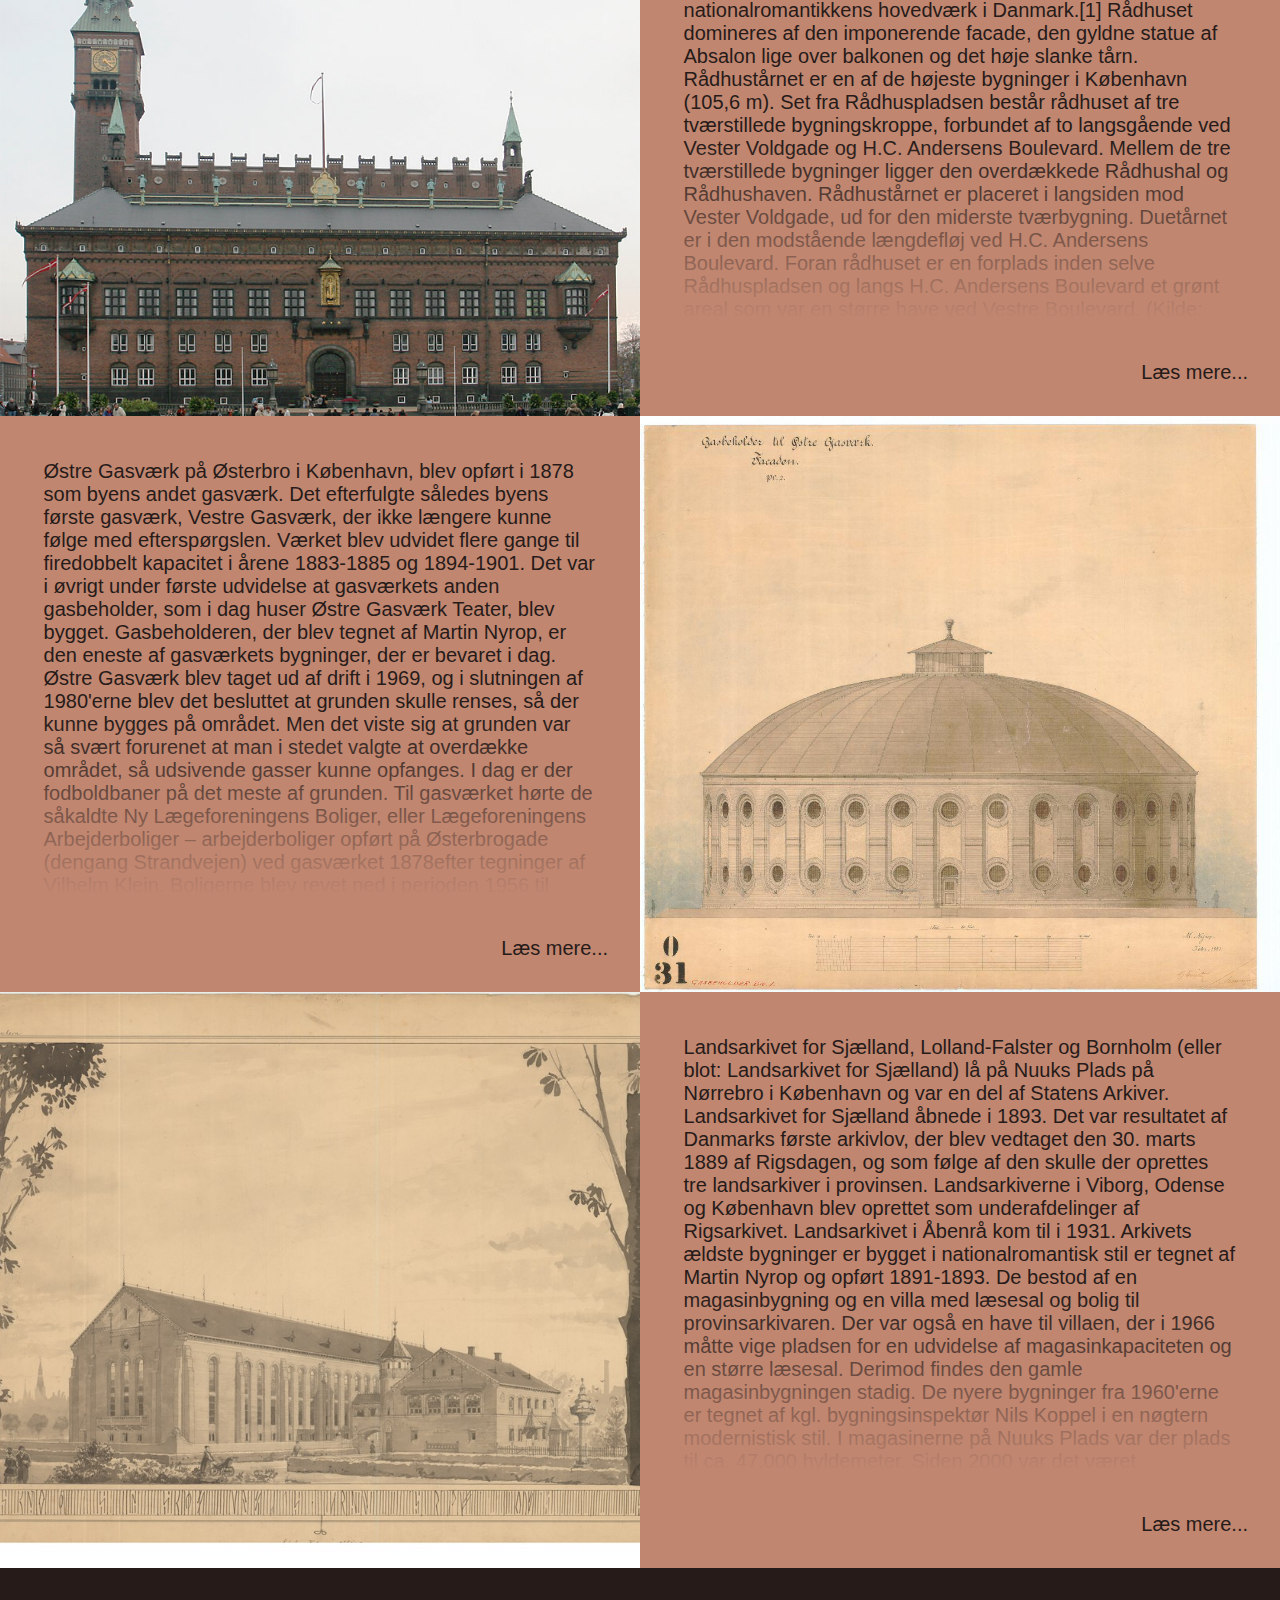
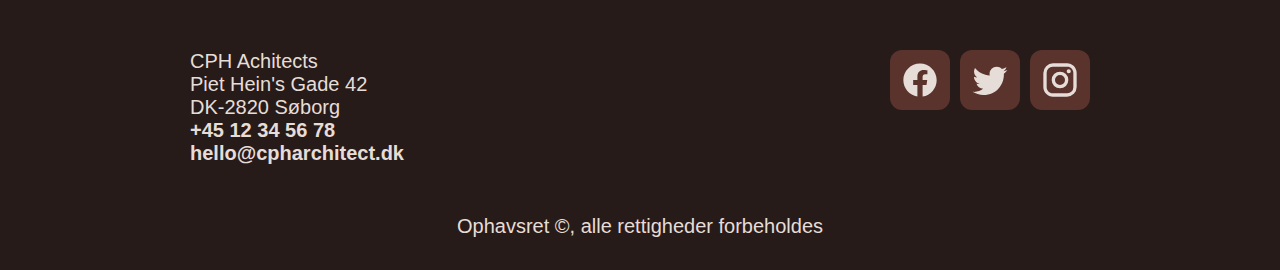
<file: nyrop.html>
<!DOCTYPE html>
<html lang="da">

<head>
    <meta charset="UTF-8">
    <meta name="viewport" content="width=device-width, initial-scale=1.0">
    <meta http-equiv="X-UA-Compatible" content="ie=edge">
    <meta name="description" content="Lidt om Københavns arkitekter gennem tiden">
    <title>CPH Architects - Arkitekt: C. F. Hansen</title>
    <link rel="preload stylesheet" href="css/style.css" as="style" onload="this.onload=null;this.rel='stylesheet'">
    <noscript><link rel="stylesheet" href="css/style.css"></noscript>
    <link rel="shortcut icon" href="../images/logo.png" type="image/png">
    <script src="js/index.js" defer></script>
    <style id="inline-style"></style>
</head>

<body>
    <header class="main-header">
        <div class="menu">
            <a class="menu__logo" href="index.html">CPH Architects</a>
            <nav id="menu" class="menu__navigation">
                <div id="color-picker" class="color-picker">
                    <h3 class="color-picker__title">Color themes</h3>
                    <nav class="color-picker__links">
                        <a class="color-picker__link js-active" href="#" style="background-color: #5a332c;" aria-label="coffee" data-label="coffee">
                            <svg viewBox="0 0 24 24"><path d="M2,21H20V19H2M20,8H18V5H20M20,3H4V13A4,4 0 0,0 8,17H14A4,4 0 0,0 18,13V10H20A2,2 0 0,0 22,8V5C22,3.89 21.1,3 20,3Z"></path></svg>
                        </a>
                        <a class="color-picker__link" href="#" style="background-color: #92b8b7;" aria-label="mint" data-label="mint">
                            <svg viewBox="0 0 24 24"><path d="M17,8C8,10 5.9,16.17 3.82,21.34L5.71,22L6.66,19.7C7.14,19.87 7.64,20 8,20C19,20 22,3 22,3C21,5 14,5.25 9,6.25C4,7.25 2,11.5 2,13.5C2,15.5 3.75,17.25 3.75,17.25C7,8 17,8 17,8Z"></path></svg>
                        </a>
                        <a class="color-picker__link" href="#" style="background-color: #437007;" aria-label="lemon" data-label="lemon">
                            <svg viewBox="0 0 24 24"><path d="M9 15.9C6.9 15.7 5.1 14.9 4 13.6C3.2 13.6 2.4 13.1 2.1 12.3C1.8 11.5 2.1 10.7 2.8 10.2C2.9 7.2 5.6 4.1 9.7 2.7C13.8 1.3 18 2.1 20 4.4C20.8 4.4 21.6 4.9 21.9 5.7C22.2 6.5 21.9 7.3 21.2 7.8C21.2 8.6 21 9.4 20.6 10.2C19.4 9.5 18 9 16.5 9C12.6 9 9.3 12 9 15.9M22 16.5C22 19.5 19.5 22 16.5 22S11 19.5 11 16.5 13.5 11 16.5 11 22 13.5 22 16.5M13.3 18L15.6 16.5L13.3 15C13.1 15.5 13 16 13 16.5S13.1 17.5 13.3 18M16 17.4L13.9 18.8C14.4 19.4 15.2 19.8 16 20V17.4M16 13.1C15.2 13.2 14.4 13.6 13.9 14.3L16 15.7V13.1M17 15.6L19.1 14.2C18.6 13.6 17.8 13.2 17 13V15.6M19.1 18.8L17 17.4V19.9C17.8 19.8 18.6 19.4 19.1 18.8M20 16.5C20 16 19.9 15.5 19.7 15L17.4 16.5L19.7 18C19.9 17.5 20 17 20 16.5Z"></path></svg>
                        </a>
                        <a class="color-picker__link" href="#" style="background-color: #73141B;" aria-label="cherry" data-label="cherry">
                            <svg viewBox="0 0 24 24"><path d="M16 13H15.5C14.8 11.7 14.3 10 13.8 8.3L14.7 9.2C17.4 11.3 19.8 10.9 19.8 10.9S20.5 7.1 17.8 5.1C15.5 3.3 13.4 3.3 12.8 3.4C12.7 2.8 12.7 2.3 12.6 1.9L11.2 2C11.2 5.2 8.5 11.1 7.6 13C5.6 13.2 4 14.9 4 17C4 19.2 5.8 21 8 21C9.1 21 10 20.6 10.7 19.9C10.3 19 10 18 10 17S10.3 15 10.7 14.1C10.3 13.7 9.7 13.4 9.2 13.2C9.9 11.7 11.1 9 11.9 6.4C12.3 8.7 13.1 11.4 14.1 13.5C12.9 14.2 12 15.5 12 17C12 19.2 13.8 21 16 21S20 19.2 20 17 18.2 13 16 13M8 15.5C7.2 15.5 6.5 16.2 6.5 17H5.5C5.5 15.6 6.6 14.5 8 14.5V15.5M16 15.5C15.2 15.5 14.5 16.2 14.5 17H13.5C13.5 15.6 14.6 14.5 16 14.5V15.5Z"></path></svg>
                        </a>
                    </nav>
                </div>
            </nav>
            <nav class="menu__color-picker">
                <a id="color-picker-button" href="#">
                    <svg viewBox="0 0 24 24"><path d="M3.88,3C3.38,3.06 3,3.5 3,4V4L3,5H4L5,5V4L5,3H4L3.88,3M7,3V5H9V3H7M11,3V5H13V3H11M15,3V5H17V3H15M19,3V4L19,5H20L21,5V4L21,3.88C20.94,3.38 20.5,3 20,3H19M3,7V9H5V7H3M19,7V9H21V7H19M3,11V13H5V11H3M19.31,12C19.18,12 19.05,12.05 18.95,12.14L17.39,13.71L16.43,12.75L15.72,13.46L16.43,14.17L11.97,18.63V21H14.35L18.8,16.54L19.5,17.25L20.22,16.54L19.26,15.58L20.82,14.03C21,13.83 21,13.5 20.82,13.31L19.65,12.14C19.56,12.05 19.44,12 19.31,12M3,15V17H5V15H3M17,15L17.97,15.97L13.93,20L12.97,19.04L17,15M3,19V20L3,20.12C3.06,20.62 3.5,21 4,21V21H5V20L5,19H4L3,19M7,19V21H9V19H7Z"></path></svg>
                </a>
            </nav>
            <nav class="menu__burger">
                <a id="burger" href="#">
                    <svg viewBox="0 0 24 24"><path d="M3,6H21V8H3V6M3,11H21V13H3V11M3,16H21V18H3V16Z"></path></svg>
                </a>
            </nav>
        </div>
    </header>
    <div id="menu-push" class="hero">
        <img class="hero__image" src="images/nyrop/Martin_Nyrop_580.jpg" alt="">
    </div>
    <div class="page-wrapper">
        <main>
            <div class="main-content">
                <h1>Martin Nyrop</h1>
                <p>
                    Martin Nyrop (11. november 1849 på Holmsland ved Ringkøbing Fjord – 18. maj 1921 i København) var en dansk arkitekt, professor ved og direktør for Kunstakademiet. Han var den væsentligste eksponent for nationalromantikken i dansk arkitektur omkring år
                    1900. Samtidig øvede han stor indflydelse på den efterfølgende generation af danske arkitekter. Hans hovedværk er Københavns Rådhus, der også er internationalt berømmet. Nyrop var søn af sognepræst Christopher Nyrop (1805–79) og Helene
                    f. Ahlmann (1807–74). Han blev født på Holmsland ved Ringkøbing Fjord. Da hans forfædre i fem slægtled havde været præster i Danmark og Norge, blev Nyrop selvfølgelig sat til at studere og tilbragte årene 1859–1865 på Sorø Akademi,
                    men forlod det uden at tage eksamen. Herefter gik han i tømrerlære og blev svend i 1869. Han besøgte derefter Kunstakademiet, hvorfra han fik afgangsbevis i 1876, den lille guldmedalje i 1877 for et Skulpturmusæum og den store guldmedalje
                    i 1880 for en Børs til en større Hovedstad. I 1881–83 foretog han en større udlandsrejse på Akademiets stipendium, 1883–93 var han assistent hos Hans J. Holm på Kunstakademiets Arkitektskoles forberedelsesklasse og 1884-93ansvarlig
                    for dag- og aftenundervising. Før sin udlandsrejse havde Nyrop tegnet gasbeholderen på Østre Gasværk, hvor Østre Gasværk Teater, en del af Østerbro Teater, i dag har til huse. Mange af Nyrups arbejder røber en ualmindelig originalitet
                    og et nyt og rationelt syn på mange forhold i bygningskunsten, men det er dog store arbejder som Københavns Rådhus, begyndt 1892, som har gjort Nyrops navn berømt ude og hjemme. (Kilde: Wikipedia)
                </p>
            </div>
            <div class="card-big-container">
                <a class="card-big" href="#">
                    <div class="card-big__image-container">
                        <img class="card-big__image" src="images/nyrop/CopenhagenCityHallFront.jpg" alt="C.F. Hansen / Christian Frederik Hansen">
                    </div>
                    <div class="card-big__description">
                        <div class="card-big__inner">
                            <p>
                                Det er tegnet af arkitekten Martin Nyrop, som var inspireret af Rådhuset i Siena, Italien. Han vandt en konkurrence, og rådhuset blev opført fra 1892 til 1905. Rådhuset blev indviet den 12. september 1905. Murermestre var H.O. Rasmussen og Olaus Mynster.
                                Københavns Rådhus er nationalromantikkens hovedværk i Danmark.[1] Rådhuset domineres af den imponerende facade, den gyldne statue af Absalon lige over balkonen og det høje slanke tårn. Rådhustårnet er en af de højeste bygninger
                                i København (105,6 m). Set fra Rådhuspladsen består rådhuset af tre tværstillede bygningskroppe, forbundet af to langsgående ved Vester Voldgade og H.C. Andersens Boulevard. Mellem de tre tværstillede bygninger ligger den
                                overdækkede Rådhushal og Rådhushaven. Rådhustårnet er placeret i langsiden mod Vester Voldgade, ud for den miderste tværbygning. Duetårnet er i den modstående længdefløj ved H.C. Andersens Boulevard. Foran rådhuset er en
                                forplads inden selve Rådhuspladsen og langs H.C. Andersens Boulevard et grønt areal som var en større have ved Vestre Boulevard. (Kilde: Wikipedia) </p>
                        </div>
                        <span class="card-big__read-more">Læs mere...</span>
                    </div>
                </a>
                <a class="card-big card-big-reverse" href="#">
                    <div class="card-big__image-container">
                        <img class="card-big__image" src="images/nyrop/gasvaerk.jpg" alt="C.F. Hansen / Christian Frederik Hansen">
                    </div>
                    <div class="card-big__description">
                        <div class="card-big__inner">
                            <p>
                                Østre Gasværk på Østerbro i København, blev opført i 1878 som byens andet gasværk. Det efterfulgte således byens første gasværk, Vestre Gasværk, der ikke længere kunne følge med efterspørgslen. Værket blev udvidet flere gange til firedobbelt kapacitet
                                i årene 1883-1885 og 1894-1901. Det var i øvrigt under første udvidelse at gasværkets anden gasbeholder, som i dag huser Østre Gasværk Teater, blev bygget. Gasbeholderen, der blev tegnet af Martin Nyrop, er den eneste af
                                gasværkets bygninger, der er bevaret i dag. Østre Gasværk blev taget ud af drift i 1969, og i slutningen af 1980'erne blev det besluttet at grunden skulle renses, så der kunne bygges på området. Men det viste sig at grunden
                                var så svært forurenet at man i stedet valgte at overdække området, så udsivende gasser kunne opfanges. I dag er der fodboldbaner på det meste af grunden. Til gasværket hørte de såkaldte Ny Lægeforeningens Boliger, eller
                                Lægeforeningens Arbejderboliger – arbejderboliger opført på Østerbrogade (dengang Strandvejen) ved gasværket 1878efter tegninger af Vilhelm Klein. Boligerne blev revet ned i perioden 1956 til 1957, og erstattet af høje
                                modernistiske blokke, der administreres af Lægeforeningen. (Kilde: Wikipedia)
                            </p>
                        </div>
                        <span class="card-big__read-more">Læs mere...</span>
                    </div>
                </a>
                <a class="card-big" href="#">
                    <div class="card-big__image-container">
                        <img class="card-big__image" src="images/nyrop/LAS_Jagtvej.jpg" alt="C.F. Hansen / Christian Frederik Hansen">
                    </div>
                    <div class="card-big__description">
                        <div class="card-big__inner">
                            <p>
                                Landsarkivet for Sjælland, Lolland-Falster og Bornholm (eller blot: Landsarkivet for Sjælland) lå på Nuuks Plads på Nørrebro i København og var en del af Statens Arkiver. Landsarkivet for Sjælland åbnede i 1893. Det var resultatet af Danmarks første arkivlov,
                                der blev vedtaget den 30. marts 1889 af Rigsdagen, og som følge af den skulle der oprettes tre landsarkiver i provinsen. Landsarkiverne i Viborg, Odense og København blev oprettet som underafdelinger af Rigsarkivet. Landsarkivet
                                i Åbenrå kom til i 1931. Arkivets ældste bygninger er bygget i nationalromantisk stil er tegnet af Martin Nyrop og opført 1891-1893. De bestod af en magasinbygning og en villa med læsesal og bolig til provinsarkivaren.
                                Der var også en have til villaen, der i 1966 måtte vige pladsen for en udvidelse af magasinkapaciteten og en større læsesal. Derimod findes den gamle magasinbygningen stadig. De nyere bygninger fra 1960'erne er tegnet af
                                kgl. bygningsinspektør Nils Koppel i en nøgtern modernistisk stil. I magasinerne på Nuuks Plads var der plads til ca. 47.000 hyldemeter. Siden 2000 var det været nødvendigt at opbevare en del af landsarkivets arkivalier
                                i fjernmagasiner. I 2012 blev Landsarkivet lagt sammen med Rigsarkivet. (Kilde: Wikipedia)
                            </p>
                        </div>
                        <span class="card-big__read-more">Læs mere...</span>
                    </div>
                </a>
            </div>
        </main>
    </div>
    <footer class="main-footer">
        <div class="main-footer__grid">
            <address class="main__footer-address">
                <span>CPH Achitects</span>
                <span>Piet Hein's Gade 42</span>
                <span>DK-2820 Søborg</span>
                <a href="tel:+4512345678">+45 12 34 56 78</a>
                <a href="mailto:hello@cpharchitect.dk">hello@cpharchitect.dk</a>
            </address>
            <div class="main__footer-social">
                <a href="#" class="main__footer-social-icon">
                    <svg viewBox="0 0 24 24"><path d="M12 2.04C6.5 2.04 2 6.53 2 12.06C2 17.06 5.66 21.21 10.44 21.96V14.96H7.9V12.06H10.44V9.85C10.44 7.34 11.93 5.96 14.22 5.96C15.31 5.96 16.45 6.15 16.45 6.15V8.62H15.19C13.95 8.62 13.56 9.39 13.56 10.18V12.06H16.34L15.89 14.96H13.56V21.96A10 10 0 0 0 22 12.06C22 6.53 17.5 2.04 12 2.04Z"></path></svg>
                </a>
                <a href="#" class="main__footer-social-icon">
                    <svg viewBox="0 0 24 24"><path d="M22.46,6C21.69,6.35 20.86,6.58 20,6.69C20.88,6.16 21.56,5.32 21.88,4.31C21.05,4.81 20.13,5.16 19.16,5.36C18.37,4.5 17.26,4 16,4C13.65,4 11.73,5.92 11.73,8.29C11.73,8.63 11.77,8.96 11.84,9.27C8.28,9.09 5.11,7.38 3,4.79C2.63,5.42 2.42,6.16 2.42,6.94C2.42,8.43 3.17,9.75 4.33,10.5C3.62,10.5 2.96,10.3 2.38,10C2.38,10 2.38,10 2.38,10.03C2.38,12.11 3.86,13.85 5.82,14.24C5.46,14.34 5.08,14.39 4.69,14.39C4.42,14.39 4.15,14.36 3.89,14.31C4.43,16 6,17.26 7.89,17.29C6.43,18.45 4.58,19.13 2.56,19.13C2.22,19.13 1.88,19.11 1.54,19.07C3.44,20.29 5.7,21 8.12,21C16,21 20.33,14.46 20.33,8.79C20.33,8.6 20.33,8.42 20.32,8.23C21.16,7.63 21.88,6.87 22.46,6Z"></path></svg>
                </a>
                <a href="#" class="main__footer-social-icon">
                    <svg viewBox="0 0 24 24"><path d="M7.8,2H16.2C19.4,2 22,4.6 22,7.8V16.2A5.8,5.8 0 0,1 16.2,22H7.8C4.6,22 2,19.4 2,16.2V7.8A5.8,5.8 0 0,1 7.8,2M7.6,4A3.6,3.6 0 0,0 4,7.6V16.4C4,18.39 5.61,20 7.6,20H16.4A3.6,3.6 0 0,0 20,16.4V7.6C20,5.61 18.39,4 16.4,4H7.6M17.25,5.5A1.25,1.25 0 0,1 18.5,6.75A1.25,1.25 0 0,1 17.25,8A1.25,1.25 0 0,1 16,6.75A1.25,1.25 0 0,1 17.25,5.5M12,7A5,5 0 0,1 17,12A5,5 0 0,1 12,17A5,5 0 0,1 7,12A5,5 0 0,1 12,7M12,9A3,3 0 0,0 9,12A3,3 0 0,0 12,15A3,3 0 0,0 15,12A3,3 0 0,0 12,9Z"></path></svg>
                </a>
            </div>
            <div class="copyright">
                Ophavsret &copy;, alle rettigheder forbeholdes
            </div>
        </div>
    </footer>
</body>

</html>
</file>
<file: css/style.css>
@import "style-standard-form.css";
* {
    margin: 0;
    padding: 0;
    box-sizing: border-box;
    font-family: 'Segoe UI', Tahoma, Geneva, Verdana, sans-serif;
}

:root {
    --header-height: 50px;
    --page-padding: 16px;
    --general-spacing: 16px;
    --page-max-width: 900px;
    --inline-dropdown-menu-height: 280px;
    --inline-color-picker-height: 100px;
    --inline-dropdown-menu-speed: 300ms;
    font-size: 16px;
}

body {
    color: var(--off-dark);
    background-color: var(--off-light);
}

a {
    text-decoration: none;
    color: var(--off-dark);
    font-weight: bold;
}

a:hover {
    text-decoration: underline;
}

h1 {
    font-size: 3rem;
}

h2 {
    font-size: 1.5rem;
}

address {
    font-style: normal;
}

svg {
    width: 2rem;
    height: 2rem;
    fill: var(--off-light);
}

.background-profile {
    position: fixed;
    z-index: -1;
    width: 100%;
    overflow: hidden;
    height: 100vw;
}

.background-profile img {
    --scale: 1.2;
    position: absolute;
    top: 0;
    width: 100%;
    background-repeat: no-repeat;
    background-size: contain;
    filter: grayscale();
    opacity: 0;
    transform: scale(var(--scale)) translateY(-5vw);
}

.background-profile .js-active {
    opacity: 0.25;
    animation-name: zoom;
    animation-timing-function: linear;
}

.background-profile .js-inactive {
    opacity: 0;
}

@keyframes zoom {
    0% {
        transform: scale(1) translateY(0);
    }
    100% {
        transform: scale(var(--scale)) translateY(-15vw);
    }
}

.background-profile:after {
    content: " ";
    position: absolute;
    top: 0;
    left: 0;
    right: 0;
    bottom: 0;
    background: linear-gradient(0deg, var(--off-light), transparent 30%);
}


/* #region MAIN HEADER */

.main-header {
    display: flex;
    justify-content: center;
    align-items: center;
    height: var(--header-height);
    background-color: var(--dark);
}


/* #region HEADER MENU */

.menu {
    position: relative;
    display: flex;
    justify-content: space-between;
    align-items: center;
    width: 100%;
    height: 100%;
    max-width: var(--page-max-width);
}

.menu__logo {
    font-size: 2rem;
    font-weight: 800;
    margin-left: var(--page-padding);
    margin-right: 0;
    color: var(--off-light);
    text-decoration: none;
    white-space: nowrap;
    transition: color 150ms;
}

.menu__logo:hover {
    color: var(--light);
    text-decoration: none;
}

.menu__navigation {
    position: absolute;
    top: 100%;
    width: 100%;
    display: flex;
    flex-direction: column;
    align-items: center;
    height: 0;
    visibility: hidden;
    transition: height var(--inline-dropdown-menu-speed), visibility var(--inline-dropdown-menu-speed);
}

.menu__navigation.js-active {
    height: var(--inline-dropdown-menu-height);
    visibility: visible;
}

.menu__navigation.js-active .color-picker {
    opacity: 1;
}

.menu__navigation a {
    display: flex;
    justify-content: center;
    align-items: center;
    height: 100%;
    width: 100%;
    font-weight: normal;
    color: var(--off-light);
    background-color: var(--off-dark);
    overflow: hidden;
}

.menu__navigation a:hover {
    color: var(--off-dark);
    background-color: var(--light);
    text-decoration: none;
}


/* Burger menu */

.menu .menu__burger {
    margin-right: var(--page-padding);
}

.menu .menu__burger,
.menu .menu__burger a {
    display: flex;
    align-items: center;
}

.menu .menu__burger a svg {
    fill: var(--off-light);
    transition: fill 150ms;
}

.menu .menu__burger a:hover svg {
    fill: var(--light);
}


/* Color picker */

.color-picker {
    --color-picker-border-width: 5px;
    --color-picker-padding: 10px;
    width: 100%;
    background-color: var(--off-dark);
    opacity: 0;
    transition: opacity var(--inline-dropdown-menu-speed);
}

.color-picker__title {
    color: var(--off-light);
    font-weight: 400;
    padding: 8px 0 4px 6px;
}

.color-picker__links {
    display: flex;
    justify-content: center;
}

.color-picker__link {
    padding: var(--color-picker-padding) 0;
    opacity: 1;
    transition: opacity 150ms;
}

.color-picker__link.js-active {
    padding: calc(var(--color-picker-padding) - var(--color-picker-border-width)) 0;
    border: var(--color-picker-border-width) dashed #992d2d;
}

.color-picker__link:hover {
    opacity: 0.7;
}

.menu__color-picker {
    margin-left: 20px;
}

.menu__color-picker a {
    display: flex;
    align-items: center;
}

.menu__color-picker a:hover svg {
    fill: var(--light);
}

.menu__color-picker {
    display: none;
}


/* #endregion HEADER MENU */


/* #endregion MAIN HEADER */


/* #region MAIN CONTENT */

.hero__image {
    width: 100%;
    height: 70vw;
    min-height: 300px;
    max-height: calc(100vh - var(--header-height));
    object-fit: cover;
    object-position: 50% 25%;
}

.page-wrapper {
    display: flex;
    align-items: center;
    flex-direction: column;
}

#menu-push {
    transition: margin-top var(--inline-dropdown-menu-speed);
}

#menu-push.js-active {
    margin-top: var(--inline-dropdown-menu-height);
}

.main-content {
    max-width: var(--page-max-width);
    margin: 20px var(--page-padding);
}

.card-container {
    display: grid;
    margin: var(--general-spacing) 0;
    gap: var(--general-spacing);
}

.card-big-container {
    display: grid;
    margin: var(--general-spacing) 0 0;
}

.profile {
    position: relative;
}

.profile img {
    display: block;
    width: 100%;
    height: 70vw;
    max-height: 480px;
    object-fit: cover;
    object-position: 100% 26%;
}

.profile__content {
    position: absolute;
    padding: var(--general-spacing);
    bottom: 0;
    color: var(--off-light);
    text-shadow: 0 0 4px black;
}


/* #region GALLERY */

.gallery {
    display: grid;
    grid-template-columns: 1fr 1fr;
    padding: var(--general-spacing);
    gap: var(--general-spacing);
}

.gallery__image {
    width: 100%;
    max-width: 100vw;
    height: 45vw;
}

.gallery__image img {
    width: 100%;
    height: 100%;
    object-fit: cover;
}


/* #endregion GALLERY */


/* #region CARD */

.card {
    --card-height: 40vw;
    --card-max-height: 350px;
    display: grid;
    grid-template-columns: 1fr 2fr;
    height: var(--card-height);
    max-height: var(--card-max-height);
    font-weight: normal;
    background-color: var(--light);
    transition: background-color 300ms, color 300ms;
}

.card:hover {
    text-decoration: none;
    color: var(--off-light);
}

.card:hover .card__image {
    transform: scale(1.2);
}

.card__image-container {
    height: var(--card-height);
    max-height: var(--card-max-height);
    overflow: hidden;
}

.card__image {
    width: 100%;
    height: 100%;
    object-fit: cover;
    object-position: center;
    transition: transform 300ms;
}

.card-description {
    height: var(--card-height);
    max-height: var(--card-max-height);
    padding: var(--general-spacing);
    display: flex;
    flex-direction: column;
}

.card__inner {
    position: relative;
    height: 100%;
    max-width: 50vw;
    overflow: hidden;
}

.card__inner:after {
    content: " ";
    position: absolute;
    top: 0;
    left: 0;
    right: 0;
    bottom: 0;
    z-index: 1;
    background: linear-gradient(0deg, var(--light), transparent 30%);
}

.card__read-more {
    align-self: flex-end;
    margin-top: 4%;
}


/* #endregion CARD */


/* #region CARD BIG */

.card-big {
    display: grid;
    font-weight: normal;
    background-color: var(--light);
    transition: background-color 300ms, color 300ms;
}

.card-big:hover {
    text-decoration: none;
    color: var(--off-light);
}

.card-big:hover .card-big__image {
    transform: scale(1.2);
}

.card-big__image-container {
    overflow: hidden;
    height: 45vw;
}

.card-big__image {
    width: 100%;
    height: 80vw;
    object-fit: cover;
    object-position: 50% 20%;
    transition: transform 300ms;
}

.card-big__description {
    padding: var(--general-spacing);
    display: flex;
    justify-content: space-between;
    flex-direction: column;
}

.card-big__inner {
    position: relative;
    max-width: 100vw;
    max-height: 115px;
    overflow: hidden;
}

.card-big__inner:after {
    content: " ";
    position: absolute;
    top: 0;
    left: 0;
    right: 0;
    bottom: 0;
    z-index: 1;
    background: linear-gradient(0deg, var(--light), transparent 40%);
}

.card-big__read-more {
    align-self: flex-end;
    margin-top: 4%;
}


/* #endregion CARD BIG */


/* #region GOOGLE MAPS */

.google-maps__title {
    margin: 10px 0;
}

.google-maps__map {
    height: 400px;
}


/* #endregion GOOGLE MAPS */


/* #endregion MAIN CONTENT */


/* #region MAIN FOOTER */

.main-footer {
    display: flex;
    justify-content: center;
    padding: var(--general-spacing) var(--page-padding);
    color: var(--off-light);
    background-color: var(--off-dark);
}

.main-footer__grid {
    display: grid;
    grid-template-columns: 1fr 1fr;
    width: 100%;
    max-width: var(--page-max-width);
}

.main-footer a {
    color: var(--off-light);
}

.main__footer-address {
    display: flex;
    flex-direction: column;
}

.main__footer-address,
.main__footer-social {
    margin: 50px 0;
}

.main__footer-social {
    display: flex;
    justify-self: flex-end;
}

.main__footer-social-icon {
    width: 3rem;
    height: 3rem;
    background-color: var(--dark);
    display: flex;
    justify-content: center;
    align-items: center;
    border-radius: 12px;
    margin-left: 10px;
    transition: background-color 150ms;
}

.main__footer-social-icon:hover {
    background-color: var(--light);
}

.main__footer-social-icon svg {
    transition: fill 150ms;
}

.main__footer-social-icon:hover svg {
    fill: var(--off-dark);
}

.main-footer .copyright {
    grid-column: span 2;
    display: flex;
    justify-content: center;
}


/* #endregion MAIN FOOTER */

@media only screen and (max-width: 420px) {
    /* #region HEADER MENU */
    .menu__logo {
        font-size: 1.5rem;
    }
    /* #endregion HEADER MENU */
    /* #region MAIN FOOTER */
    .main-footer__grid {
        grid-template-columns: 1fr;
    }
    .main-footer .copyright {
        grid-column: span 1;
        font-size: 0.8em;
    }
    .main__footer-address {
        margin: 32px 0 0;
        justify-self: center;
    }
    .main__footer-social {
        margin: 32px 0 32px;
        justify-self: center;
    }
    /* #endregion MAIN FOOTER */
    /* #region GALLERY */
    .gallery {
        display: grid;
        grid-template-columns: 1fr;
        padding: 0;
        gap: 0;
    }
    .gallery__image {
        height: 100vw;
    }
    /* #endregion GALLERY */
}

@media only screen and (min-width: 720px) {
    /* #region HEADER MENU */
     :root {
        --page-padding: 10%;
        --general-spacing: 32px;
        font-size: 20px;
    }
    .menu {
        margin: 0 var(--page-padding);
    }
    .menu__logo {
        margin-left: 0;
    }
    .menu__navigation {
        display: flex;
        flex-direction: row;
        justify-content: flex-end;
        position: static;
        width: 100%;
        height: unset;
        visibility: visible;
    }
    .menu__navigation.js-active {
        height: 100%;
    }
    .menu__navigation>a {
        width: unset;
        margin-left: 20px;
        background-color: transparent;
        text-decoration: underline;
    }
    .menu__navigation>a:hover {
        color: var(--light);
        background-color: transparent;
    }
    .menu .menu__burger {
        display: none;
    }
    .menu__color-picker {
        display: block;
    }
    .menu__navigation .color-picker {
        position: absolute;
        top: 100%;
        left: 0;
        height: 0;
        width: 100%;
        opacity: 0;
        overflow: hidden;
        background-color: transparent;
        transition: height var(--inline-dropdown-menu-speed), opacity var(--inline-dropdown-menu-speed);
    }
    .menu__navigation .color-picker__title {
        color: var(--off-dark);
    }
    .menu__navigation.js-active .color-picker {
        height: calc(var(--inline-color-picker-height) + 1rem);
        opacity: 1;
    }
    #menu-push.js-active {
        margin-top: calc(var(--inline-color-picker-height) + 1rem);
    }
    /* #endregion HEADER MENU */
    /* #region CARD BIG */
    .card-big {
        grid-template-columns: 1fr 1fr;
        height: 45vw;
    }
    .card-big__image {
        height: 100%;
    }
    .card-big__inner {
        max-height: 35vw;
        padding: 2%;
    }
    .card-big-reverse .card-big__image-container {
        order: 1;
    }
    .card-big-reverse .card-big__description {
        order: 0;
    }
    /* #endregion CARD BIG */
    /* #region GALLERY */
    .gallery {
        display: grid;
        grid-template-columns: 1fr 1fr 1fr;
    }
    .gallery__image {
        height: 28vw;
    }
    /* #endregion GALLERY */
}
</file>
